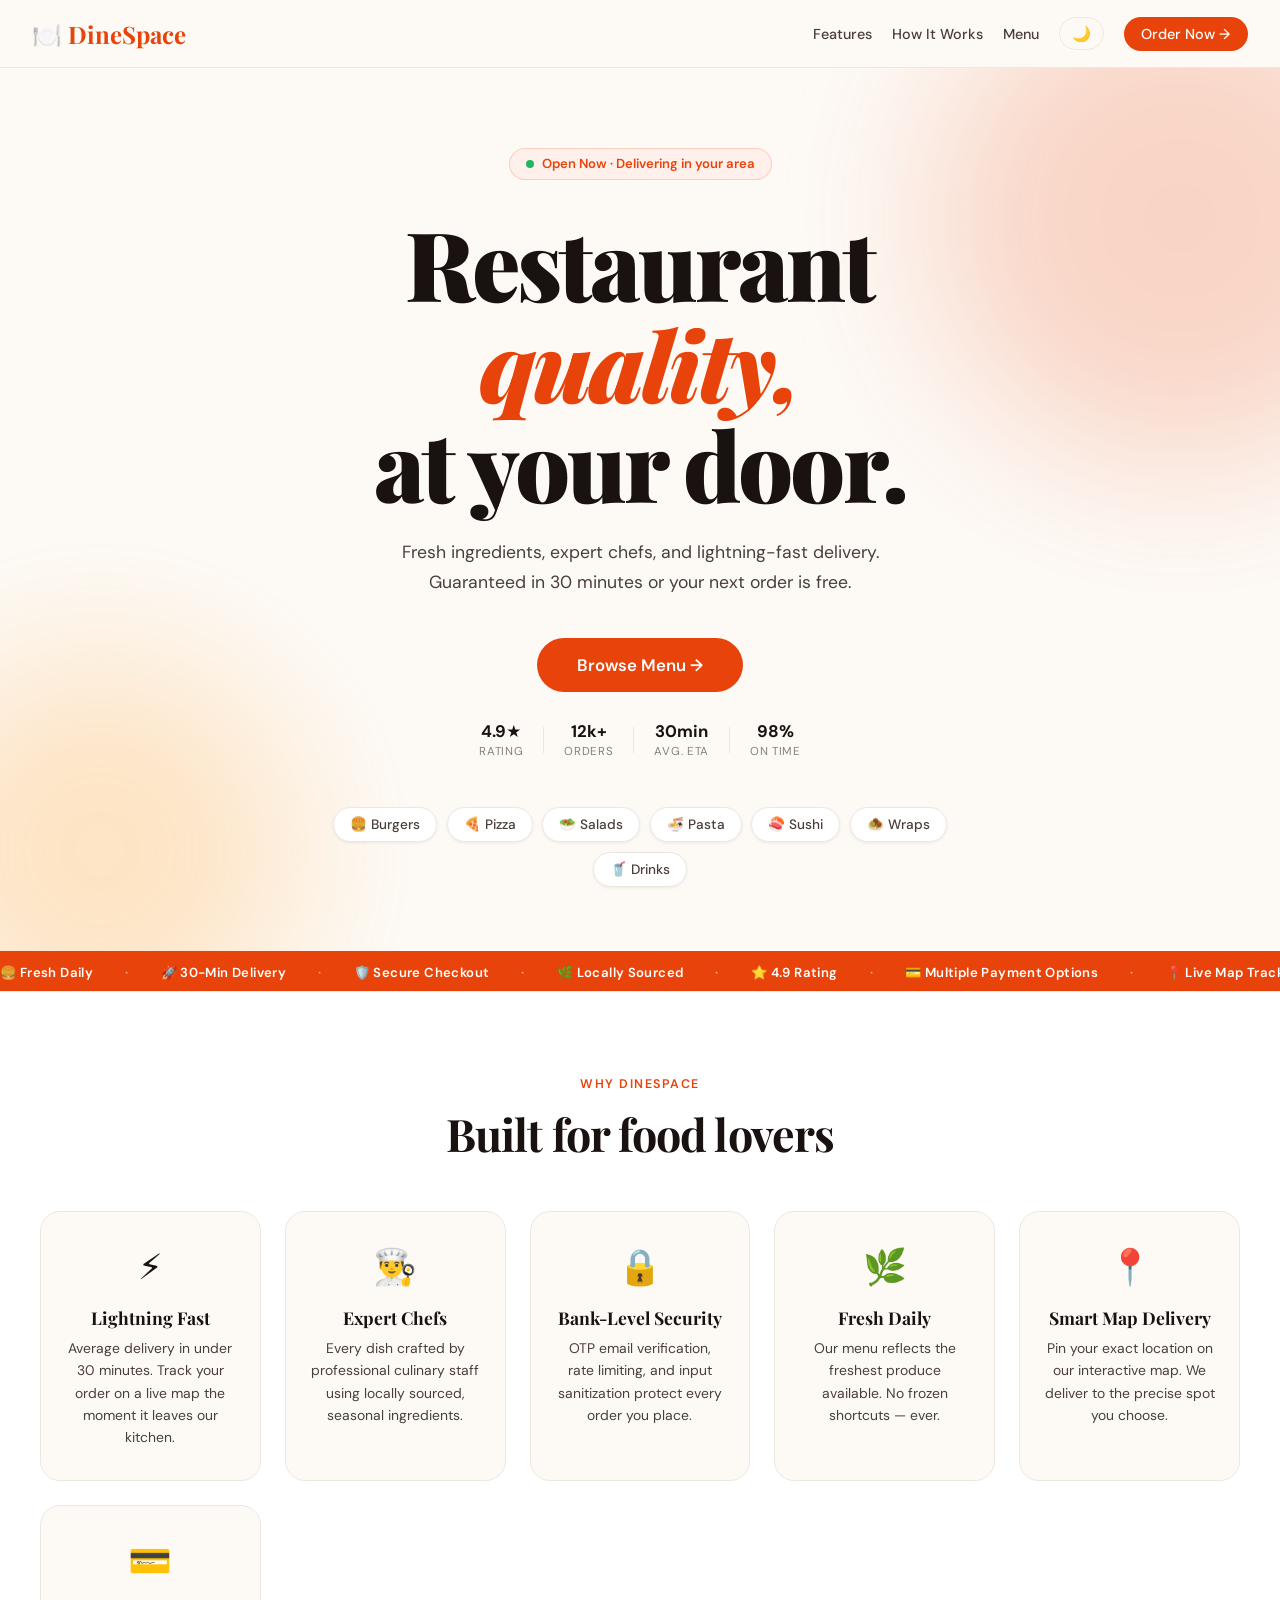
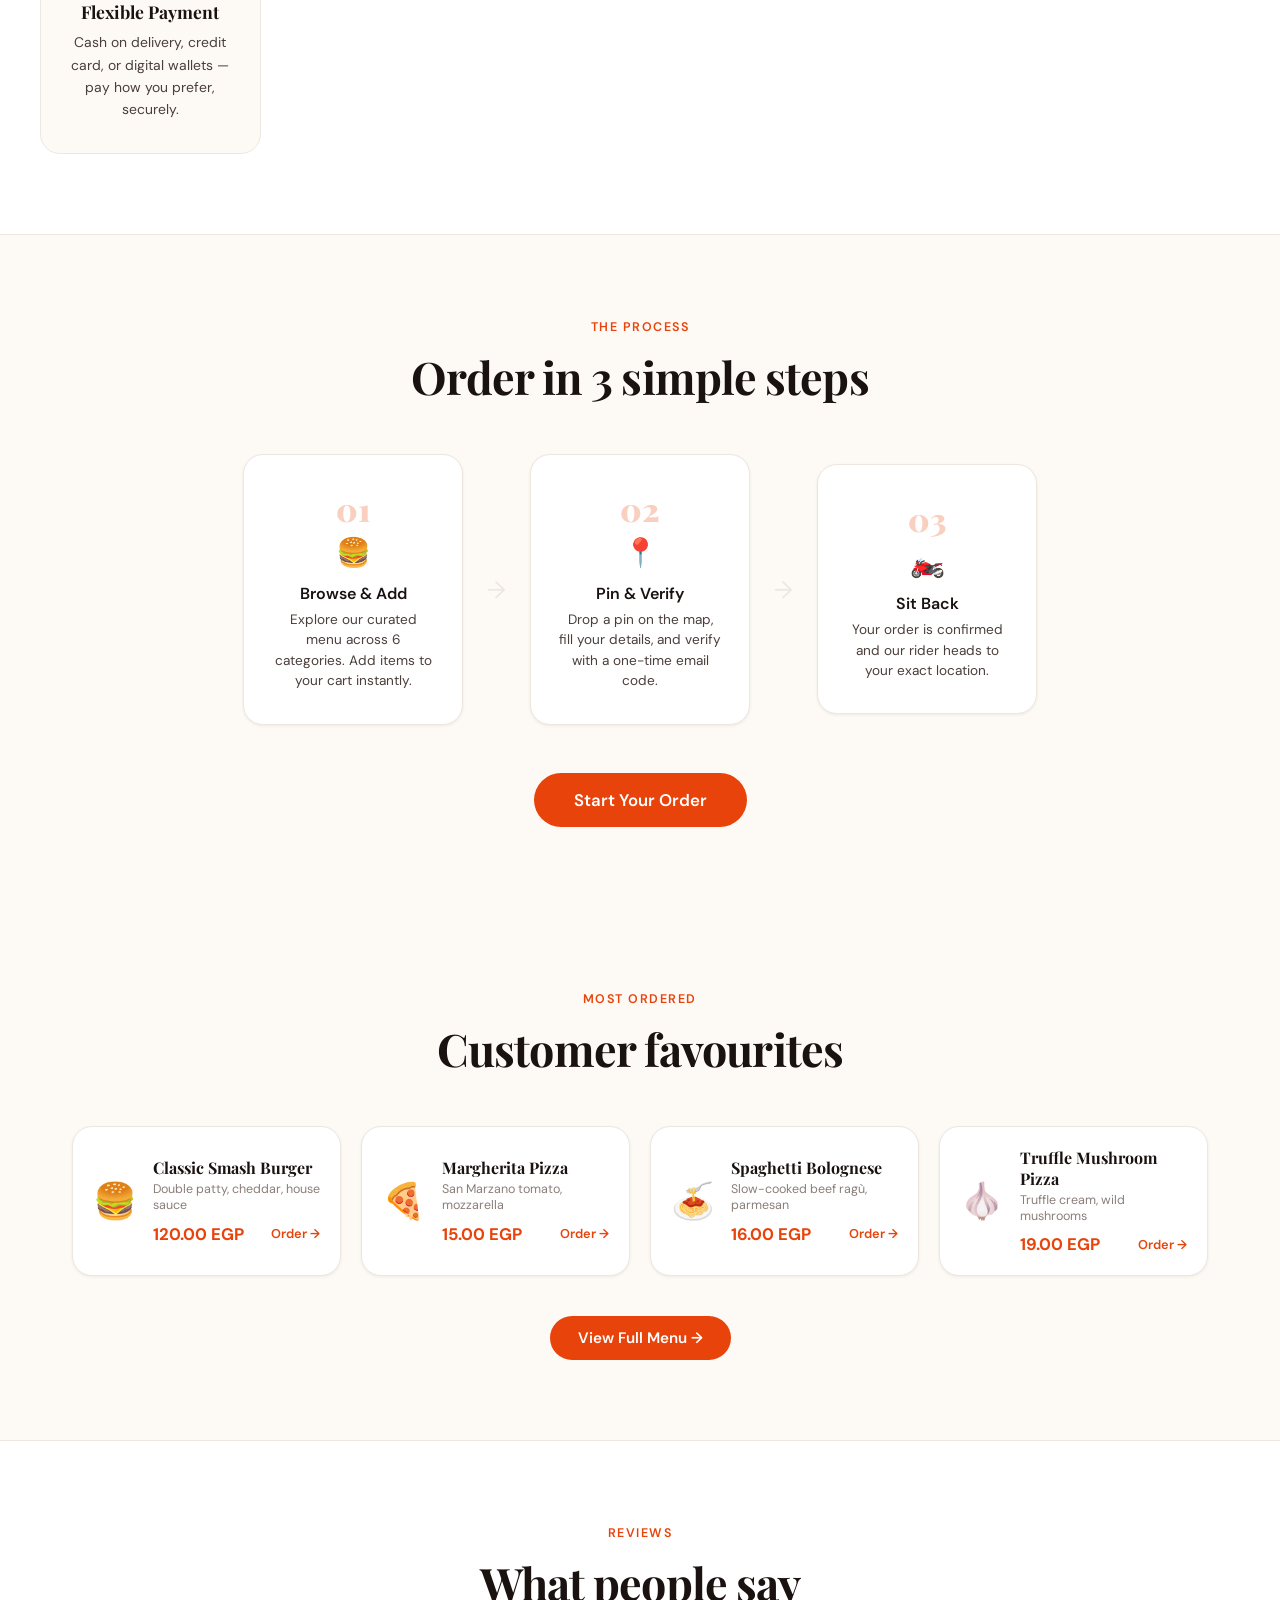
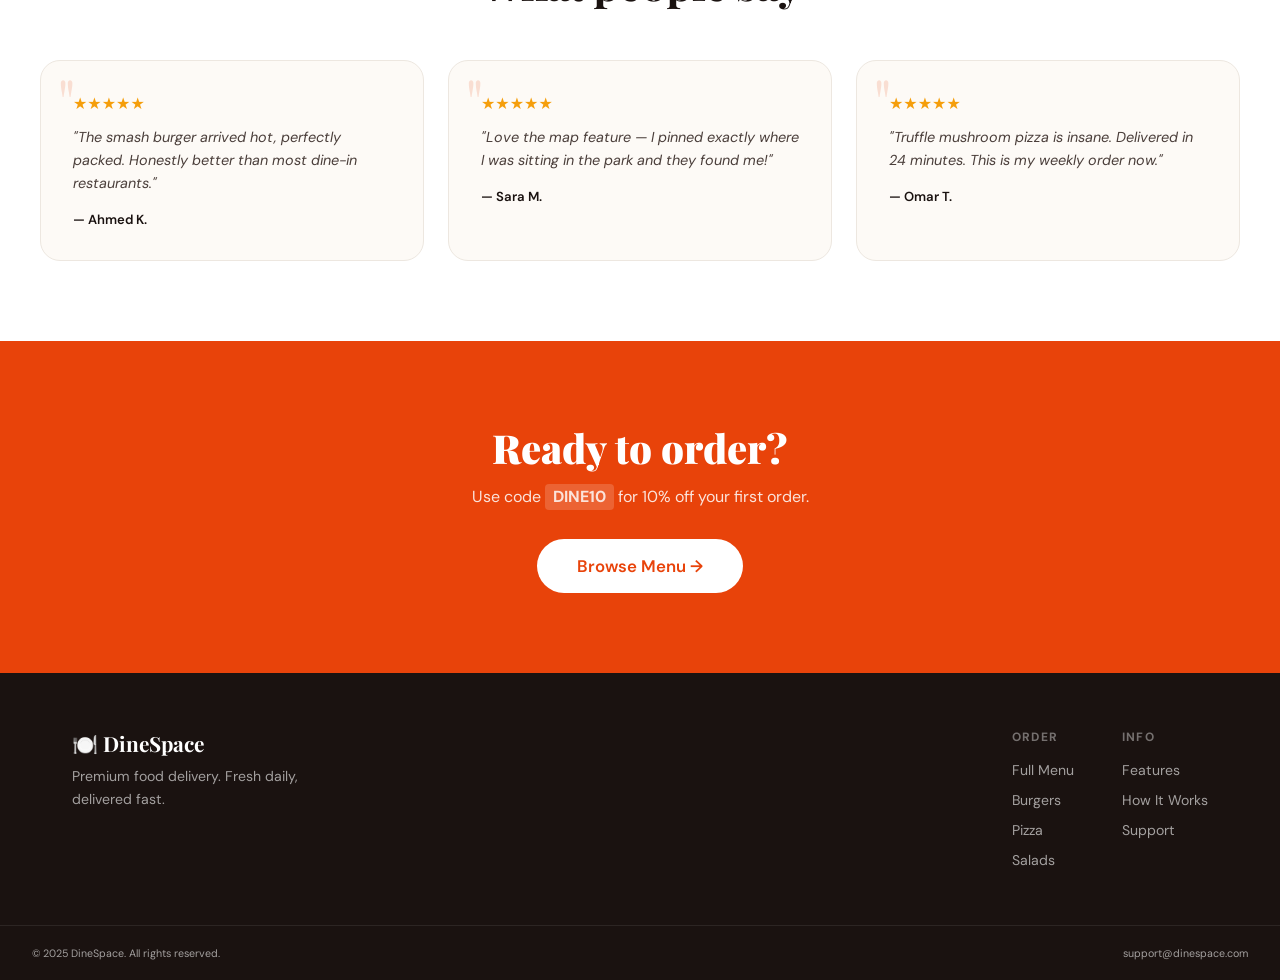
<file: index.html>
<!--
    DineSpace — Copyright (c) 2026 Mohamed Mabrouk. All Rights Reserved.
    Unauthorized use, reproduction, or distribution is strictly prohibited.
    Contact: mo.mabrouk007@gmail.com for licensing inquiries.
-->

<!DOCTYPE html>
<html lang="en" data-theme="light">
<head>
    <meta charset="UTF-8">
    <meta name="viewport" content="width=device-width, initial-scale=1.0">
    <meta name="description" content="DineSpace — Premium food delivery. Fresh ingredients, expert chefs, 30-minute delivery.">
    <title>DineSpace — Premium Food Delivery</title>
    <link rel="stylesheet" href="style.css">
    <link rel="preconnect" href="https://fonts.googleapis.com">
    <link href="https://fonts.googleapis.com/css2?family=Playfair+Display:ital,wght@0,700;0,900;1,700&family=DM+Sans:wght@300;400;500;600&display=swap" rel="stylesheet">
</head>
<body class="home-page">

    <!-- NAV -->
    <nav class="main-nav" id="main-nav">
        <a href="index.html" class="nav-logo">🍽️ DineSpace</a>
        <div class="nav-links">
            <a href="#features">Features</a>
            <a href="#how-it-works">How It Works</a>
            <a href="menu.html">Menu</a>
            <button class="theme-toggle" id="theme-toggle" title="Toggle dark mode" aria-label="Toggle dark mode">🌙</button>
            <a href="menu.html" class="nav-cta">Order Now →</a>
        </div>
        <button class="mobile-menu-btn" id="mobile-menu-btn" aria-label="Open menu">☰</button>
    </nav>

    <!-- MOBILE MENU DRAWER -->
    <div class="mobile-drawer" id="mobile-drawer">
        <button class="drawer-close" id="drawer-close">✕</button>
        <a href="index.html" class="nav-logo" style="display:block;margin-bottom:2rem;">🍽️ DineSpace</a>
        <a href="#features" onclick="closeDrawer()">Features</a>
        <a href="#how-it-works" onclick="closeDrawer()">How It Works</a>
        <a href="menu.html">Browse Menu</a>
        <a href="menu.html" class="btn-primary" style="margin-top:1rem;text-align:center;">Order Now →</a>
    </div>
    <div class="drawer-overlay" id="drawer-overlay" onclick="closeDrawer()"></div>

    <!-- HERO -->
    <section class="hero">
        <div class="hero-inner">
            <div class="hero-badge">
                <span class="badge-dot"></span>
                Open Now · Delivering in your area
            </div>
            <h1 class="hero-title">
                <span class="title-line">Restaurant</span>
                <span class="title-line accent">quality,</span>
                <span class="title-line">at your door.</span>
            </h1>
            <p class="hero-sub">Fresh ingredients, expert chefs, and lightning-fast delivery. Guaranteed in 30 minutes or your next order is free.</p>
            <div class="hero-actions">
                <a href="menu.html" class="btn-primary large">Browse Menu →</a>
                <div class="hero-stat-row">
                    <div class="hero-stat"><span>4.9★</span><small>Rating</small></div>
                    <div class="stat-divider"></div>
                    <div class="hero-stat"><span>12k+</span><small>Orders</small></div>
                    <div class="stat-divider"></div>
                    <div class="hero-stat"><span>30min</span><small>Avg. ETA</small></div>
                    <div class="stat-divider"></div>
                    <div class="hero-stat"><span>98%</span><small>On Time</small></div>
                </div>
            </div>
            <div class="hero-food-strip">
                <div class="food-pill">🍔 Burgers</div>
                <div class="food-pill">🍕 Pizza</div>
                <div class="food-pill">🥗 Salads</div>
                <div class="food-pill">🍜 Pasta</div>
                <div class="food-pill">🍣 Sushi</div>
                <div class="food-pill">🧆 Wraps</div>
                <div class="food-pill">🥤 Drinks</div>
            </div>
        </div>
        <!-- Decorative blobs -->
        <div class="hero-blob blob-1"></div>
        <div class="hero-blob blob-2"></div>
    </section>

    <!-- MARQUEE BANNER -->
    <div class="marquee-banner">
        <div class="marquee-track">
            <span>🍔 Fresh Daily</span><span class="mdot">·</span>
            <span>🚀 30-Min Delivery</span><span class="mdot">·</span>
            <span>🛡️ Secure Checkout</span><span class="mdot">·</span>
            <span>🌿 Locally Sourced</span><span class="mdot">·</span>
            <span>⭐ 4.9 Rating</span><span class="mdot">·</span>
            <span>💳 Multiple Payment Options</span><span class="mdot">·</span>
            <span>📍 Live Map Tracking</span><span class="mdot">·</span>
            <span>🍔 Fresh Daily</span><span class="mdot">·</span>
            <span>🚀 30-Min Delivery</span><span class="mdot">·</span>
            <span>🛡️ Secure Checkout</span><span class="mdot">·</span>
            <span>🌿 Locally Sourced</span><span class="mdot">·</span>
            <span>⭐ 4.9 Rating</span><span class="mdot">·</span>
            <span>💳 Multiple Payment Options</span><span class="mdot">·</span>
            <span>📍 Live Map Tracking</span><span class="mdot">·</span>
        </div>
    </div>

    <!-- FEATURES -->
    <section class="features" id="features">
        <div class="section-header">
            <div class="section-label">Why DineSpace</div>
            <h2 class="section-title">Built for food lovers</h2>
        </div>
        <div class="features-grid">
            <div class="feature-card">
                <div class="feature-icon">⚡</div>
                <h3>Lightning Fast</h3>
                <p>Average delivery in under 30 minutes. Track your order on a live map the moment it leaves our kitchen.</p>
            </div>
            <div class="feature-card">
                <div class="feature-icon">👨‍🍳</div>
                <h3>Expert Chefs</h3>
                <p>Every dish crafted by professional culinary staff using locally sourced, seasonal ingredients.</p>
            </div>
            <div class="feature-card">
                <div class="feature-icon">🔒</div>
                <h3>Bank-Level Security</h3>
                <p>OTP email verification, rate limiting, and input sanitization protect every order you place.</p>
            </div>
            <div class="feature-card">
                <div class="feature-icon">🌿</div>
                <h3>Fresh Daily</h3>
                <p>Our menu reflects the freshest produce available. No frozen shortcuts — ever.</p>
            </div>
            <div class="feature-card">
                <div class="feature-icon">📍</div>
                <h3>Smart Map Delivery</h3>
                <p>Pin your exact location on our interactive map. We deliver to the precise spot you choose.</p>
            </div>
            <div class="feature-card">
                <div class="feature-icon">💳</div>
                <h3>Flexible Payment</h3>
                <p>Cash on delivery, credit card, or digital wallets — pay how you prefer, securely.</p>
            </div>
        </div>
    </section>

    <!-- HOW IT WORKS -->
    <section class="how-it-works" id="how-it-works">
        <div class="section-header">
            <div class="section-label">The Process</div>
            <h2 class="section-title">Order in 3 simple steps</h2>
        </div>
        <div class="steps">
            <div class="step">
                <div class="step-num">01</div>
                <div class="step-icon">🍔</div>
                <h4>Browse & Add</h4>
                <p>Explore our curated menu across 6 categories. Add items to your cart instantly.</p>
            </div>
            <div class="step-arrow">→</div>
            <div class="step">
                <div class="step-num">02</div>
                <div class="step-icon">📍</div>
                <h4>Pin & Verify</h4>
                <p>Drop a pin on the map, fill your details, and verify with a one-time email code.</p>
            </div>
            <div class="step-arrow">→</div>
            <div class="step">
                <div class="step-num">03</div>
                <div class="step-icon">🏍️</div>
                <h4>Sit Back</h4>
                <p>Your order is confirmed and our rider heads to your exact location.</p>
            </div>
        </div>
        <a href="menu.html" class="btn-primary large">Start Your Order</a>
    </section>

    <!-- POPULAR ITEMS PREVIEW -->
    <section class="popular-section">
        <div class="section-header">
            <div class="section-label">Most Ordered</div>
            <h2 class="section-title">Customer favourites</h2>
        </div>
        <div class="popular-grid">
            <div class="popular-card">
                <div class="pop-emoji">🍔</div>
                <div class="pop-info">
                    <h4>Classic Smash Burger</h4>
                    <p>Double patty, cheddar, house sauce</p>
                    <div class="pop-footer">
                        <span class="pop-price">120.00 EGP</span>
                        <a href="menu.html" class="pop-order-btn">Order →</a>
                    </div>
                </div>
            </div>
            <div class="popular-card">
                <div class="pop-emoji">🍕</div>
                <div class="pop-info">
                    <h4>Margherita Pizza</h4>
                    <p>San Marzano tomato, mozzarella</p>
                    <div class="pop-footer">
                        <span class="pop-price">15.00 EGP</span>
                        <a href="menu.html" class="pop-order-btn">Order →</a>
                    </div>
                </div>
            </div>
            <div class="popular-card">
                <div class="pop-emoji">🍝</div>
                <div class="pop-info">
                    <h4>Spaghetti Bolognese</h4>
                    <p>Slow-cooked beef ragù, parmesan</p>
                    <div class="pop-footer">
                        <span class="pop-price">16.00 EGP</span>
                        <a href="menu.html" class="pop-order-btn">Order →</a>
                    </div>
                </div>
            </div>
            <div class="popular-card">
                <div class="pop-emoji">🧄</div>
                <div class="pop-info">
                    <h4>Truffle Mushroom Pizza</h4>
                    <p>Truffle cream, wild mushrooms</p>
                    <div class="pop-footer">
                        <span class="pop-price">19.00 EGP</span>
                        <a href="menu.html" class="pop-order-btn">Order →</a>
                    </div>
                </div>
            </div>
        </div>
        <div style="text-align:center;margin-top:2.5rem;">
            <a href="menu.html" class="btn-primary">View Full Menu →</a>
        </div>
    </section>

    <!-- TESTIMONIALS -->
    <section class="testimonials">
        <div class="section-header">
            <div class="section-label">Reviews</div>
            <h2 class="section-title">What people say</h2>
        </div>
        <div class="testimonial-grid">
            <div class="testimonial-card">
                <div class="stars">★★★★★</div>
                <p>"The smash burger arrived hot, perfectly packed. Honestly better than most dine-in restaurants."</p>
                <div class="reviewer">— Ahmed K.</div>
            </div>
            <div class="testimonial-card">
                <div class="stars">★★★★★</div>
                <p>"Love the map feature — I pinned exactly where I was sitting in the park and they found me!"</p>
                <div class="reviewer">— Sara M.</div>
            </div>
            <div class="testimonial-card">
                <div class="stars">★★★★★</div>
                <p>"Truffle mushroom pizza is insane. Delivered in 24 minutes. This is my weekly order now."</p>
                <div class="reviewer">— Omar T.</div>
            </div>
        </div>
    </section>

    <!-- CTA BANNER -->
    <section class="cta-banner">
        <h2>Ready to order?</h2>
        <p>Use code <strong>DINE10</strong> for 10% off your first order.</p>
        <a href="menu.html" class="btn-primary large">Browse Menu →</a>
    </section>

    <!-- FOOTER -->
    <footer class="site-footer">
        <div class="footer-top">
            <div class="footer-brand">
                <span class="footer-logo">🍽️ DineSpace</span>
                <p>Premium food delivery. Fresh daily, delivered fast.</p>
            </div>
            <div class="footer-links">
                <div class="footer-col">
                    <h5>Order</h5>
                    <a href="menu.html">Full Menu</a>
                    <a href="menu.html">Burgers</a>
                    <a href="menu.html">Pizza</a>
                    <a href="menu.html">Salads</a>
                </div>
                <div class="footer-col">
                    <h5>Info</h5>
                    <a href="#features">Features</a>
                    <a href="#how-it-works">How It Works</a>
                    <a href="mailto:support@dinespace.com">Support</a>
                </div>
            </div>
        </div>
        <div class="footer-bottom">
            <small>© 2025 DineSpace. All rights reserved.</small>
            <small>support@dinespace.com</small>
        </div>
    </footer>

    <script>
        // Dark mode
        var toggle = document.getElementById('theme-toggle');
        var html = document.documentElement;
        var saved = localStorage.getItem('ds_theme') || 'light';
        html.setAttribute('data-theme', saved);
        toggle.textContent = saved === 'dark' ? '☀️' : '🌙';
        toggle.addEventListener('click', function() {
            var next = html.getAttribute('data-theme') === 'dark' ? 'light' : 'dark';
            html.setAttribute('data-theme', next);
            localStorage.setItem('ds_theme', next);
            toggle.textContent = next === 'dark' ? '☀️' : '🌙';
        });

        // Sticky nav shadow
        window.addEventListener('scroll', function() {
            document.getElementById('main-nav').classList.toggle('scrolled', window.scrollY > 20);
        });

        // Mobile drawer
        document.getElementById('mobile-menu-btn').addEventListener('click', function() {
            document.getElementById('mobile-drawer').classList.add('open');
            document.getElementById('drawer-overlay').classList.add('open');
        });
        function closeDrawer() {
            document.getElementById('mobile-drawer').classList.remove('open');
            document.getElementById('drawer-overlay').classList.remove('open');
        }
        document.getElementById('drawer-close').addEventListener('click', closeDrawer);
    </script>
</body>
</html>
</file>
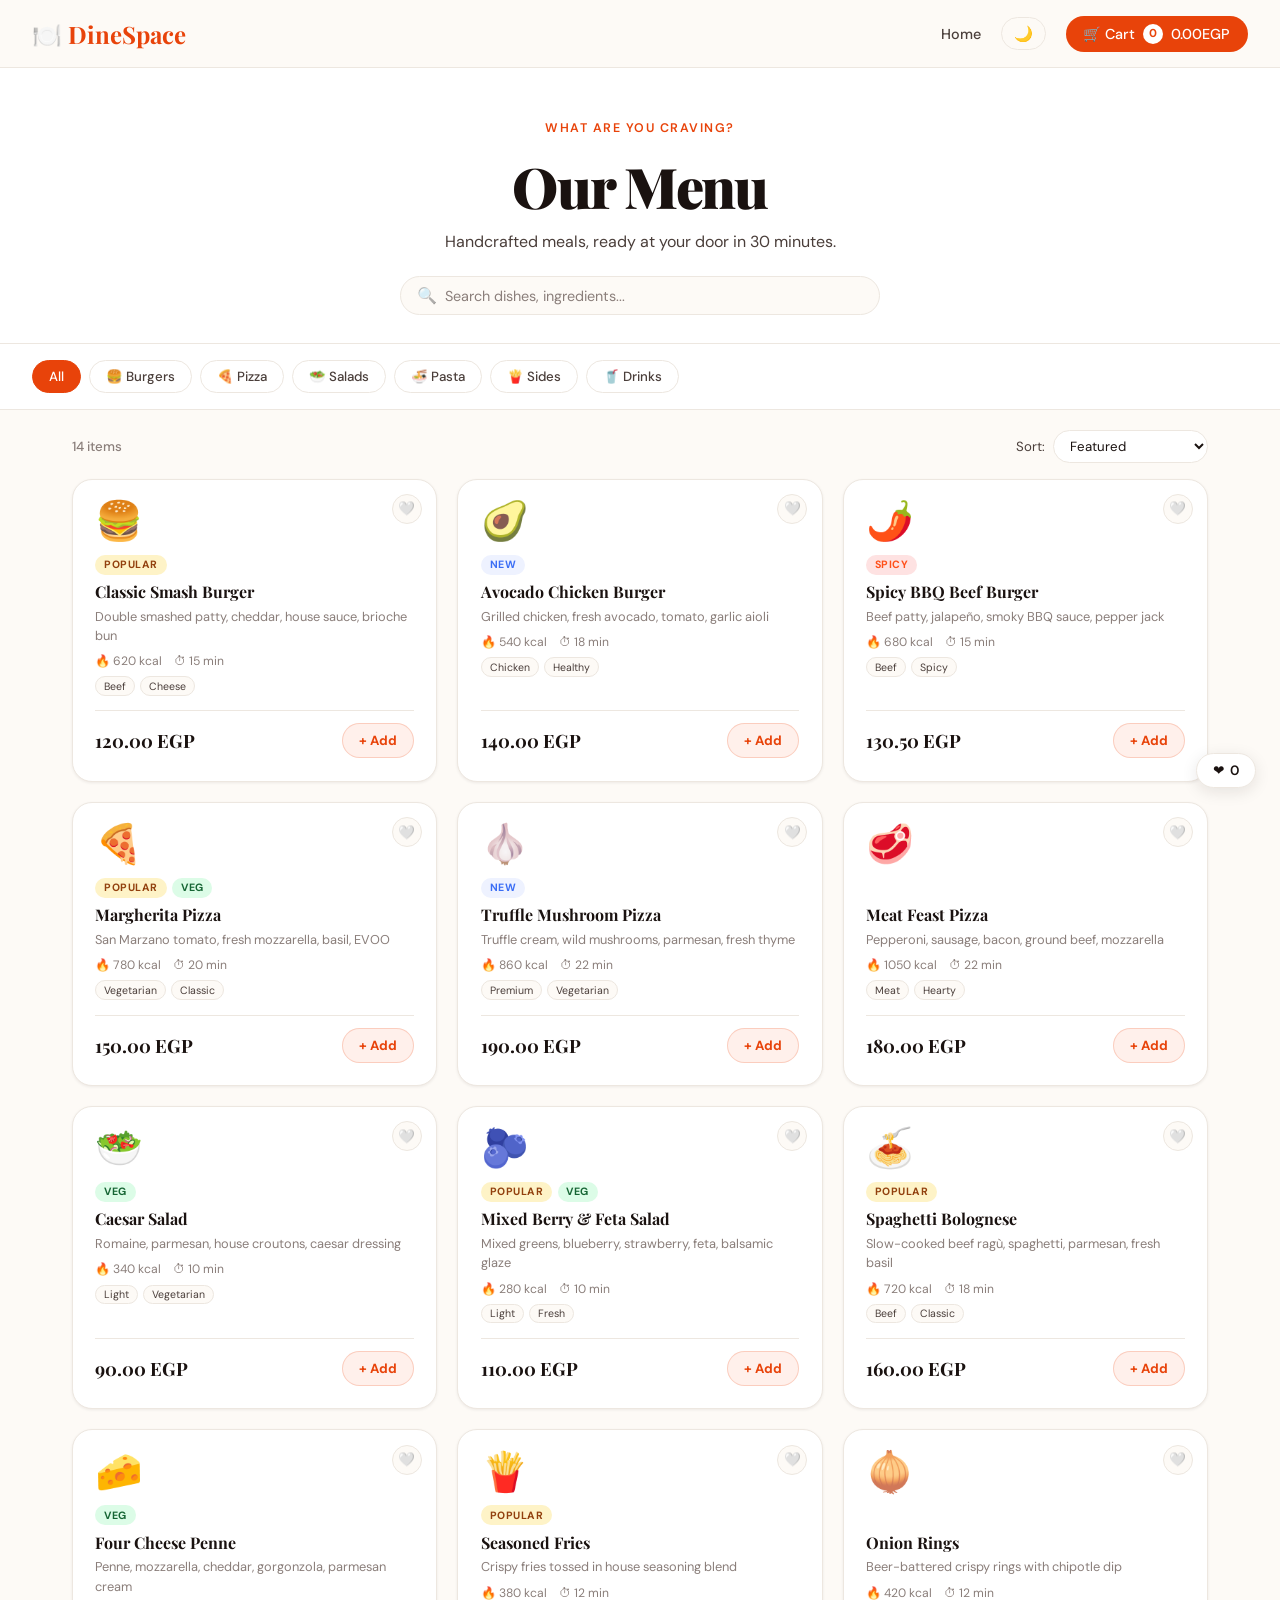
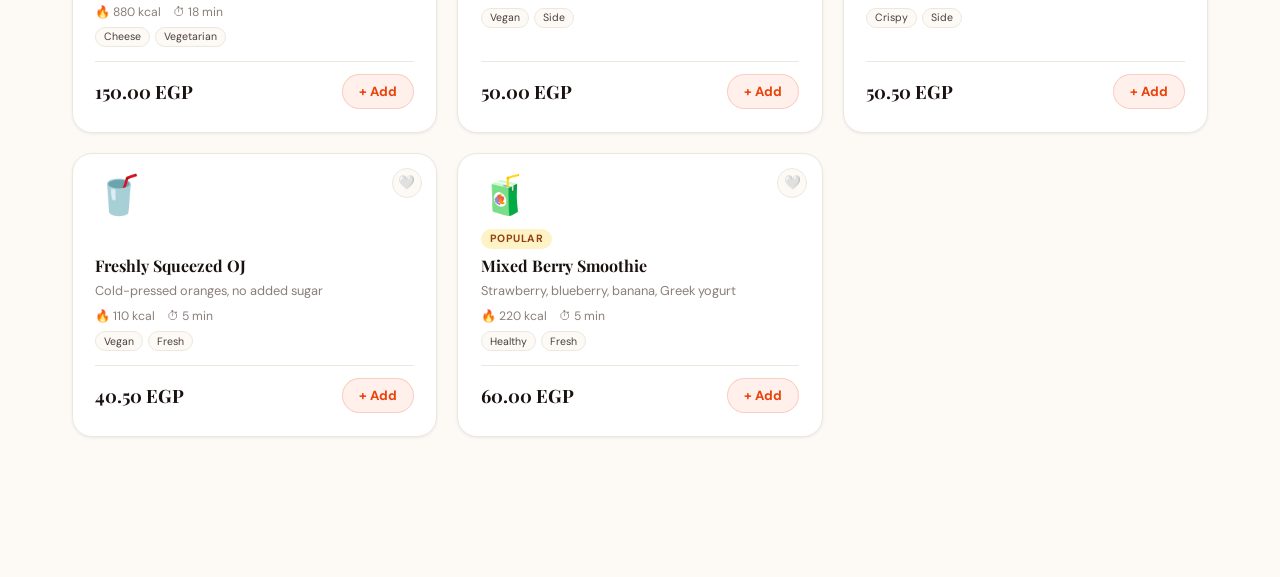
<file: menu.html>
<!DOCTYPE html>
<html lang="en" data-theme="light">
<head>
    <meta charset="UTF-8">
    <meta name="viewport" content="width=device-width, initial-scale=1.0">
    <title>DineSpace — Menu</title>
    <link rel="stylesheet" href="style.css">
    <link rel="preconnect" href="https://fonts.googleapis.com">
    <link href="https://fonts.googleapis.com/css2?family=Playfair+Display:ital,wght@0,700;0,900;1,700&family=DM+Sans:wght@300;400;500;600&display=swap" rel="stylesheet">
</head>
<body class="menu-page">

    <nav class="main-nav" id="main-nav">
        <a href="index.html" class="nav-logo">🍽️ DineSpace</a>
        <div class="nav-links">
            <a href="index.html">Home</a>
            <button class="theme-toggle" id="theme-toggle" title="Toggle dark mode">🌙</button>
            <a href="checkout.html" class="nav-cart-btn" id="nav-cart-btn">
                🛒 Cart <span class="cart-badge" id="cart-count">0</span>
                <span class="cart-total-nav"><span id="cart-total-nav">0.00</span>EGP</span>
            </a>
        </div>
    </nav>

    <div class="menu-hero">
        <div class="section-label">What are you craving?</div>
        <h1 class="menu-hero-title">Our Menu</h1>
        <p>Handcrafted meals, ready at your door in 30 minutes.</p>

        <!-- SEARCH BAR -->
        <div class="menu-search-bar">
            <span class="search-icon">🔍</span>
            <input type="text" id="menu-search" placeholder="Search dishes, ingredients..." autocomplete="off">
            <button class="search-clear" id="search-clear" style="display:none;">✕</button>
        </div>
    </div>

    <!-- CATEGORY TABS -->
    <div class="category-tabs" id="category-tabs">
        <button class="tab active" data-cat="all">All</button>
        <button class="tab" data-cat="burgers">🍔 Burgers</button>
        <button class="tab" data-cat="pizza">🍕 Pizza</button>
        <button class="tab" data-cat="salads">🥗 Salads</button>
        <button class="tab" data-cat="pasta">🍜 Pasta</button>
        <button class="tab" data-cat="sides">🍟 Sides</button>
        <button class="tab" data-cat="drinks">🥤 Drinks</button>
    </div>

    <main id="menu-page">
        <!-- SORT BAR -->
        <div class="sort-bar">
            <span class="results-count" id="results-count">14 items</span>
            <div class="sort-right">
                <label for="sort-select">Sort:</label>
                <select id="sort-select">
                    <option value="default">Featured</option>
                    <option value="price-asc">Price: Low → High</option>
                    <option value="price-desc">Price: High → Low</option>
                    <option value="name">Name A–Z</option>
                </select>
            </div>
        </div>

        <div class="menu-grid" id="menu-grid">

            <!-- BURGERS -->
            <div class="menu-item" data-cat="burgers" data-price="120" data-name="Classic Smash Burger" data-order="1">
                <button class="wishlist-btn" data-item="Classic Smash Burger" title="Save for later">🤍</button>
                <div class="item-emoji">🍔</div>
                <div class="item-info">
                    <div class="item-badges"><span class="badge badge-popular">Popular</span></div>
                    <h3>Classic Smash Burger</h3>
                    <p class="item-desc">Double smashed patty, cheddar, house sauce, brioche bun</p>
                    <div class="item-meta">
                        <span class="item-cal">🔥 620 kcal</span>
                        <span class="item-time">⏱ 15 min</span>
                    </div>
                    <div class="item-tags"><span class="tag">Beef</span><span class="tag">Cheese</span></div>
                </div>
                <div class="item-footer">
                    <span class="item-price">120.00 EGP</span>
                    <button class="add-btn" onclick="addToCart('Classic Smash Burger',120.00,'🍔')">+ Add</button>
                </div>
            </div>

            <div class="menu-item" data-cat="burgers" data-price="140" data-name="Avocado Chicken Burger" data-order="2">
                <button class="wishlist-btn" data-item="Avocado Chicken Burger" title="Save for later">🤍</button>
                <div class="item-emoji">🥑</div>
                <div class="item-info">
                    <div class="item-badges"><span class="badge badge-new">New</span></div>
                    <h3>Avocado Chicken Burger</h3>
                    <p class="item-desc">Grilled chicken, fresh avocado, tomato, garlic aioli</p>
                    <div class="item-meta"><span class="item-cal">🔥 540 kcal</span><span class="item-time">⏱ 18 min</span></div>
                    <div class="item-tags"><span class="tag">Chicken</span><span class="tag">Healthy</span></div>
                </div>
                <div class="item-footer">
                    <span class="item-price">140.00 EGP</span>
                    <button class="add-btn" onclick="addToCart('Avocado Chicken Burger',140.00,'🥑')">+ Add</button>
                </div>
            </div>

            <div class="menu-item" data-cat="burgers" data-price="135" data-name="Spicy BBQ Beef Burger" data-order="3">
                <button class="wishlist-btn" data-item="Spicy BBQ Beef Burger" title="Save for later">🤍</button>
                <div class="item-emoji">🌶️</div>
                <div class="item-info">
                    <div class="item-badges"><span class="badge badge-spicy">Spicy</span></div>
                    <h3>Spicy BBQ Beef Burger</h3>
                    <p class="item-desc">Beef patty, jalapeño, smoky BBQ sauce, pepper jack</p>
                    <div class="item-meta"><span class="item-cal">🔥 680 kcal</span><span class="item-time">⏱ 15 min</span></div>
                    <div class="item-tags"><span class="tag">Beef</span><span class="tag">Spicy</span></div>
                </div>
                <div class="item-footer">
                    <span class="item-price">130.50 EGP</span>
                    <button class="add-btn" onclick="addToCart('Spicy BBQ Beef Burger',130.50,'🌶️')">+ Add</button>
                </div>
            </div>

            <!-- PIZZA -->
            <div class="menu-item" data-cat="pizza" data-price="150" data-name="Margherita Pizza" data-order="4">
                <button class="wishlist-btn" data-item="Margherita Pizza" title="Save for later">🤍</button>
                <div class="item-emoji">🍕</div>
                <div class="item-info">
                    <div class="item-badges"><span class="badge badge-popular">Popular</span><span class="badge badge-veg">Veg</span></div>
                    <h3>Margherita Pizza</h3>
                    <p class="item-desc">San Marzano tomato, fresh mozzarella, basil, EVOO</p>
                    <div class="item-meta"><span class="item-cal">🔥 780 kcal</span><span class="item-time">⏱ 20 min</span></div>
                    <div class="item-tags"><span class="tag">Vegetarian</span><span class="tag">Classic</span></div>
                </div>
                <div class="item-footer">
                    <span class="item-price">150.00 EGP</span>
                    <button class="add-btn" onclick="addToCart('Margherita Pizza',150.00,'🍕')">+ Add</button>
                </div>
            </div>

            <div class="menu-item" data-cat="pizza" data-price="190" data-name="Truffle Mushroom Pizza" data-order="5">
                <button class="wishlist-btn" data-item="Truffle Mushroom Pizza" title="Save for later">🤍</button>
                <div class="item-emoji">🧄</div>
                <div class="item-info">
                    <div class="item-badges"><span class="badge badge-new">New</span></div>
                    <h3>Truffle Mushroom Pizza</h3>
                    <p class="item-desc">Truffle cream, wild mushrooms, parmesan, fresh thyme</p>
                    <div class="item-meta"><span class="item-cal">🔥 860 kcal</span><span class="item-time">⏱ 22 min</span></div>
                    <div class="item-tags"><span class="tag">Premium</span><span class="tag">Vegetarian</span></div>
                </div>
                <div class="item-footer">
                    <span class="item-price">190.00 EGP</span>
                    <button class="add-btn" onclick="addToCart('Truffle Mushroom Pizza',190.00,'🧄')">+ Add</button>
                </div>
            </div>

            <div class="menu-item" data-cat="pizza" data-price="180" data-name="Meat Feast Pizza" data-order="6">
                <button class="wishlist-btn" data-item="Meat Feast Pizza" title="Save for later">🤍</button>
                <div class="item-emoji">🥩</div>
                <div class="item-info">
                    <div class="item-badges"></div>
                    <h3>Meat Feast Pizza</h3>
                    <p class="item-desc">Pepperoni, sausage, bacon, ground beef, mozzarella</p>
                    <div class="item-meta"><span class="item-cal">🔥 1050 kcal</span><span class="item-time">⏱ 22 min</span></div>
                    <div class="item-tags"><span class="tag">Meat</span><span class="tag">Hearty</span></div>
                </div>
                <div class="item-footer">
                    <span class="item-price">180.00 EGP</span>
                    <button class="add-btn" onclick="addToCart('Meat Feast Pizza',180.00,'🥩')">+ Add</button>
                </div>
            </div>

            <!-- SALADS -->
            <div class="menu-item" data-cat="salads" data-price="90" data-name="Caesar Salad" data-order="7">
                <button class="wishlist-btn" data-item="Caesar Salad" title="Save for later">🤍</button>
                <div class="item-emoji">🥗</div>
                <div class="item-info">
                    <div class="item-badges"><span class="badge badge-veg">Veg</span></div>
                    <h3>Caesar Salad</h3>
                    <p class="item-desc">Romaine, parmesan, house croutons, caesar dressing</p>
                    <div class="item-meta"><span class="item-cal">🔥 340 kcal</span><span class="item-time">⏱ 10 min</span></div>
                    <div class="item-tags"><span class="tag">Light</span><span class="tag">Vegetarian</span></div>
                </div>
                <div class="item-footer">
                    <span class="item-price">90.00 EGP</span>
                    <button class="add-btn" onclick="addToCart('Caesar Salad',90.00,'🥗')">+ Add</button>
                </div>
            </div>

            <div class="menu-item" data-cat="salads" data-price="110" data-name="Mixed Berry and Feta Salad" data-order="8">
                <button class="wishlist-btn" data-item="Mixed Berry and Feta Salad" title="Save for later">🤍</button>
                <div class="item-emoji">🫐</div>
                <div class="item-info">
                    <div class="item-badges"><span class="badge badge-popular">Popular</span><span class="badge badge-veg">Veg</span></div>
                    <h3>Mixed Berry &amp; Feta Salad</h3>
                    <p class="item-desc">Mixed greens, blueberry, strawberry, feta, balsamic glaze</p>
                    <div class="item-meta"><span class="item-cal">🔥 280 kcal</span><span class="item-time">⏱ 10 min</span></div>
                    <div class="item-tags"><span class="tag">Light</span><span class="tag">Fresh</span></div>
                </div>
                <div class="item-footer">
                    <span class="item-price">110.00 EGP</span>
                    <button class="add-btn" onclick="addToCart('Mixed Berry and Feta Salad',110.00,'🫐')">+ Add</button>
                </div>
            </div>

            <!-- PASTA -->
            <div class="menu-item" data-cat="pasta" data-price="160" data-name="Spaghetti Bolognese" data-order="9">
                <button class="wishlist-btn" data-item="Spaghetti Bolognese" title="Save for later">🤍</button>
                <div class="item-emoji">🍝</div>
                <div class="item-info">
                    <div class="item-badges"><span class="badge badge-popular">Popular</span></div>
                    <h3>Spaghetti Bolognese</h3>
                    <p class="item-desc">Slow-cooked beef ragù, spaghetti, parmesan, fresh basil</p>
                    <div class="item-meta"><span class="item-cal">🔥 720 kcal</span><span class="item-time">⏱ 18 min</span></div>
                    <div class="item-tags"><span class="tag">Beef</span><span class="tag">Classic</span></div>
                </div>
                <div class="item-footer">
                    <span class="item-price">160.00 EGP</span>
                    <button class="add-btn" onclick="addToCart('Spaghetti Bolognese',160.00,'🍝')">+ Add</button>
                </div>
            </div>

            <div class="menu-item" data-cat="pasta" data-price="150" data-name="Four Cheese Penne" data-order="10">
                <button class="wishlist-btn" data-item="Four Cheese Penne" title="Save for later">🤍</button>
                <div class="item-emoji">🧀</div>
                <div class="item-info">
                    <div class="item-badges"><span class="badge badge-veg">Veg</span></div>
                    <h3>Four Cheese Penne</h3>
                    <p class="item-desc">Penne, mozzarella, cheddar, gorgonzola, parmesan cream</p>
                    <div class="item-meta"><span class="item-cal">🔥 880 kcal</span><span class="item-time">⏱ 18 min</span></div>
                    <div class="item-tags"><span class="tag">Cheese</span><span class="tag">Vegetarian</span></div>
                </div>
                <div class="item-footer">
                    <span class="item-price">150.00 EGP</span>
                    <button class="add-btn" onclick="addToCart('Four Cheese Penne',150.00,'🧀')">+ Add</button>
                </div>
            </div>

            <!-- SIDES -->
            <div class="menu-item" data-cat="sides" data-price="50" data-name="Seasoned Fries" data-order="11">
                <button class="wishlist-btn" data-item="Seasoned Fries" title="Save for later">🤍</button>
                <div class="item-emoji">🍟</div>
                <div class="item-info">
                    <div class="item-badges"><span class="badge badge-popular">Popular</span></div>
                    <h3>Seasoned Fries</h3>
                    <p class="item-desc">Crispy fries tossed in house seasoning blend</p>
                    <div class="item-meta"><span class="item-cal">🔥 380 kcal</span><span class="item-time">⏱ 12 min</span></div>
                    <div class="item-tags"><span class="tag">Vegan</span><span class="tag">Side</span></div>
                </div>
                <div class="item-footer">
                    <span class="item-price">50.00 EGP</span>
                    <button class="add-btn" onclick="addToCart('Seasoned Fries',50.00,'🍟')">+ Add</button>
                </div>
            </div>

            <div class="menu-item" data-cat="sides" data-price="50.5" data-name="Onion Rings" data-order="12">
                <button class="wishlist-btn" data-item="Onion Rings" title="Save for later">🤍</button>
                <div class="item-emoji">🧅</div>
                <div class="item-info">
                    <div class="item-badges"></div>
                    <h3>Onion Rings</h3>
                    <p class="item-desc">Beer-battered crispy rings with chipotle dip</p>
                    <div class="item-meta"><span class="item-cal">🔥 420 kcal</span><span class="item-time">⏱ 12 min</span></div>
                    <div class="item-tags"><span class="tag">Crispy</span><span class="tag">Side</span></div>
                </div>
                <div class="item-footer">
                    <span class="item-price">50.50 EGP</span>
                    <button class="add-btn" onclick="addToCart('Onion Rings',50.50,'🧅')">+ Add</button>
                </div>
            </div>

            <!-- DRINKS -->
            <div class="menu-item" data-cat="drinks" data-price="45" data-name="Freshly Squeezed OJ" data-order="13">
                <button class="wishlist-btn" data-item="Freshly Squeezed OJ" title="Save for later">🤍</button>
                <div class="item-emoji">🥤</div>
                <div class="item-info">
                    <div class="item-badges"></div>
                    <h3>Freshly Squeezed OJ</h3>
                    <p class="item-desc">Cold-pressed oranges, no added sugar</p>
                    <div class="item-meta"><span class="item-cal">🔥 110 kcal</span><span class="item-time">⏱ 5 min</span></div>
                    <div class="item-tags"><span class="tag">Vegan</span><span class="tag">Fresh</span></div>
                </div>
                <div class="item-footer">
                    <span class="item-price">40.50 EGP</span>
                    <button class="add-btn" onclick="addToCart('Freshly Squeezed OJ',40.50,'🥤')">+ Add</button>
                </div>
            </div>

            <div class="menu-item" data-cat="drinks" data-price="60" data-name="Mixed Berry Smoothie" data-order="14">
                <button class="wishlist-btn" data-item="Mixed Berry Smoothie" title="Save for later">🤍</button>
                <div class="item-emoji">🧃</div>
                <div class="item-info">
                    <div class="item-badges"><span class="badge badge-popular">Popular</span></div>
                    <h3>Mixed Berry Smoothie</h3>
                    <p class="item-desc">Strawberry, blueberry, banana, Greek yogurt</p>
                    <div class="item-meta"><span class="item-cal">🔥 220 kcal</span><span class="item-time">⏱ 5 min</span></div>
                    <div class="item-tags"><span class="tag">Healthy</span><span class="tag">Fresh</span></div>
                </div>
                <div class="item-footer">
                    <span class="item-price">60.00 EGP</span>
                    <button class="add-btn" onclick="addToCart('Mixed Berry Smoothie',60.00,'🧃')">+ Add</button>
                </div>
            </div>

        </div>

        <!-- NO RESULTS -->
        <div class="no-results" id="no-results" style="display:none;">
            <div style="font-size:3rem;">🔍</div>
            <h3>No dishes found</h3>
            <p>Try a different search term or browse all categories.</p>
            <button class="btn-primary" onclick="clearSearch()">Clear Search</button>
        </div>
    </main>

    <!-- FLOATING CART BAR -->
    <div class="floating-cart" id="floating-cart" style="display:none;">
        <div class="floating-cart-info">
            <span id="fc-count">0 items</span>
            <span id="fc-names" class="fc-names"></span>
        </div>
        <a href="checkout.html" class="btn-primary">Checkout — EGP<span id="fc-total">0.00</span> →</a>
    </div>

    <!-- TOAST -->
    <div class="toast" id="toast"></div>

    <!-- WISHLIST PANEL -->
    <div class="wishlist-panel" id="wishlist-panel">
        <div class="wishlist-header">
            <h3>❤️ Saved Items</h3>
            <button onclick="toggleWishlist()">✕</button>
        </div>
        <ul id="wishlist-list" class="wishlist-list"></ul>
        <p class="wishlist-empty" id="wishlist-empty">No saved items yet. Click 🤍 on any dish!</p>
    </div>
    <div class="drawer-overlay" id="wishlist-overlay" onclick="toggleWishlist()"></div>

    <!-- WISHLIST TRIGGER -->
    <button class="wishlist-fab" id="wishlist-fab" onclick="toggleWishlist()" title="Saved items">
        ❤️ <span id="wishlist-count">0</span>
    </button>

    <script src="app.js"></script>
    <script>
        // Dark mode
        var toggle = document.getElementById('theme-toggle');
        var html = document.documentElement;
        var saved = localStorage.getItem('ds_theme') || 'light';
        html.setAttribute('data-theme', saved);
        toggle.textContent = saved === 'dark' ? '☀️' : '🌙';
        toggle.addEventListener('click', function() {
            var next = html.getAttribute('data-theme') === 'dark' ? 'light' : 'dark';
            html.setAttribute('data-theme', next);
            localStorage.setItem('ds_theme', next);
            toggle.textContent = next === 'dark' ? '☀️' : '🌙';
        });

        // Category filter
        document.querySelectorAll('.tab').forEach(function(tab) {
            tab.addEventListener('click', function() {
                document.querySelectorAll('.tab').forEach(function(t) { t.classList.remove('active'); });
                tab.classList.add('active');
                var cat = tab.dataset.cat;
                filterAndSort(cat, document.getElementById('sort-select').value, document.getElementById('menu-search').value);
            });
        });

        // Sort
        document.getElementById('sort-select').addEventListener('change', function() {
            var cat = (document.querySelector('.tab.active') || {}).dataset.cat || 'all';
            filterAndSort(cat, this.value, document.getElementById('menu-search').value);
        });

        // Search
        var searchInput = document.getElementById('menu-search');
        var searchClear = document.getElementById('search-clear');
        searchInput.addEventListener('input', function() {
            searchClear.style.display = this.value ? 'block' : 'none';
            var cat = (document.querySelector('.tab.active') || {}).dataset.cat || 'all';
            filterAndSort(cat, document.getElementById('sort-select').value, this.value);
        });
        function clearSearch() {
            searchInput.value = '';
            searchClear.style.display = 'none';
            var cat = (document.querySelector('.tab.active') || {}).dataset.cat || 'all';
            filterAndSort(cat, document.getElementById('sort-select').value, '');
        }
        document.getElementById('search-clear').addEventListener('click', clearSearch);

        function filterAndSort(cat, sortVal, query) {
            var items = Array.from(document.querySelectorAll('.menu-item'));
            var q = (query || '').toLowerCase().trim();
            var visible = [];

            items.forEach(function(item) {
                var catMatch = (cat === 'all' || item.dataset.cat === cat);
                var name = (item.dataset.name || '').toLowerCase();
                var desc = (item.querySelector('.item-desc') || {}).textContent || '';
                var tags = (item.querySelector('.item-tags') || {}).textContent || '';
                var textMatch = !q || name.includes(q) || desc.toLowerCase().includes(q) || tags.toLowerCase().includes(q);
                item.style.display = (catMatch && textMatch) ? 'flex' : 'none';
                if (catMatch && textMatch) visible.push(item);
            });

            // Sort
            var grid = document.getElementById('menu-grid');
            visible.sort(function(a, b) {
                if (sortVal === 'price-asc')  return parseFloat(a.dataset.price) - parseFloat(b.dataset.price);
                if (sortVal === 'price-desc') return parseFloat(b.dataset.price) - parseFloat(a.dataset.price);
                if (sortVal === 'name')       return (a.dataset.name||'').localeCompare(b.dataset.name||'');
                return parseInt(a.dataset.order) - parseInt(b.dataset.order);
            });
            visible.forEach(function(item) { grid.appendChild(item); });

            document.getElementById('results-count').textContent = visible.length + ' item' + (visible.length !== 1 ? 's' : '');
            document.getElementById('no-results').style.display = visible.length === 0 ? 'block' : 'none';
        }

        // Wishlist
        var wishlist = JSON.parse(localStorage.getItem('ds_wishlist') || '[]');
        function renderWishlist() {
            var list = document.getElementById('wishlist-list');
            var empty = document.getElementById('wishlist-empty');
            var fab = document.getElementById('wishlist-count');
            list.innerHTML = '';
            fab.textContent = wishlist.length;
            if (wishlist.length === 0) { empty.style.display = 'block'; return; }
            empty.style.display = 'none';
            wishlist.forEach(function(name) {
                var li = document.createElement('li');
                li.className = 'wishlist-item';
                li.innerHTML = '<span>' + name + '</span><button onclick="removeWishlist(\'' + name.replace(/'/g, "\\'") + '\')">✕</button>';
                list.appendChild(li);
            });
        }
        function removeWishlist(name) {
            wishlist = wishlist.filter(function(w) { return w !== name; });
            localStorage.setItem('ds_wishlist', JSON.stringify(wishlist));
            renderWishlist();
            // Reset heart
            document.querySelectorAll('.wishlist-btn').forEach(function(b) {
                if (b.dataset.item === name) b.textContent = '🤍';
            });
        }
        function toggleWishlist() {
            document.getElementById('wishlist-panel').classList.toggle('open');
            document.getElementById('wishlist-overlay').classList.toggle('open');
        }

        document.querySelectorAll('.wishlist-btn').forEach(function(btn) {
            var name = btn.dataset.item;
            if (wishlist.includes(name)) btn.textContent = '❤️';
            btn.addEventListener('click', function() {
                if (wishlist.includes(name)) {
                    wishlist = wishlist.filter(function(w) { return w !== name; });
                    btn.textContent = '🤍';
                    showToast('Removed from saved items.');
                } else {
                    wishlist.push(name);
                    btn.textContent = '❤️';
                    showToast('❤️ ' + name + ' saved!');
                }
                localStorage.setItem('ds_wishlist', JSON.stringify(wishlist));
                renderWishlist();
            });
        });
        renderWishlist();

        window.addEventListener('scroll', function() {
            document.getElementById('main-nav').classList.toggle('scrolled', window.scrollY > 20);
        });
    </script>
</body>
</html>
</file>
<file: style.css>
/* ── LIGHT TOKENS ────────────────────────────────────────── */
:root {
    --brand:        #E8430A;
    --brand-dark:   #C23508;
    --brand-light:  #FFF0EB;
    --cream:        #FDFAF6;
    --white:        #FFFFFF;
    --ink:          #1A1210;
    --ink-mid:      #4A3E3A;
    --ink-light:    #8A7E7A;
    --border:       #EDE7E0;
    --card-bg:      #FFFFFF;
    --page-bg:      #FDFAF6;
    --success:      #1DB85F;
    --success-bg:   #DCFCE7;
    --spicy:        #FF4F19;
    --new-badge:    #3B6EF5;
    --radius-sm:    6px;
    --radius-md:    12px;
    --radius-lg:    20px;
    --radius-pill:  999px;
    --shadow-sm:    0 1px 3px rgba(26,18,16,.07);
    --shadow-md:    0 4px 16px rgba(26,18,16,.10);
    --shadow-lg:    0 12px 40px rgba(26,18,16,.15);
    --font-display: 'Playfair Display', Georgia, serif;
    --font-body:    'DM Sans', system-ui, sans-serif;
    --nav-h:        68px;
    --max-w:        1200px;

    --toast-bg:      #1A1210;
    --toast-text:    #FFFFFF;
    --float-cart-bg: #1A1210;
    --float-cart-text: #FFFFFF;

    --footer-bg:      #1A1210;
    --footer-text:    rgba(255,255,255,.6);
    --footer-logo:    #FFFFFF;
    --footer-heading: rgba(255,255,255,.4);
    --footer-border:  rgba(255,255,255,.08);
}

/* ── DARK TOKENS ─────────────────────────────────────────── */
[data-theme="dark"] {
    --cream:        #0F0D0C;
    --white:        #1C1816;
    --ink:          #F0EBE6;        
    --ink-mid:      #B8ADA8;
    --ink-light:    #6E6460;
    --border:       #2E2724;
    --card-bg:      #1C1816;
    --page-bg:      #0F0D0C;
    --brand-light:  #2D1508;
    --shadow-sm:    0 1px 3px rgba(0,0,0,.3);
    --shadow-md:    0 4px 16px rgba(0,0,0,.4);
    --shadow-lg:    0 12px 40px rgba(0,0,0,.5);

    --toast-bg:        #F0EBE6;
    --toast-text:      #1A1210;
    --float-cart-bg:   #F0EBE6;
    --float-cart-text: #1A1210;
}

/* ── RESET ───────────────────────────────────────────────── */
*,*::before,*::after { box-sizing:border-box; margin:0; padding:0; }
html { scroll-behavior:smooth; }
body {
    font-family: var(--font-body);
    background: var(--page-bg);
    color: var(--ink);         
    -webkit-font-smoothing: antialiased;
    transition: background .3s, color .3s;
}
a { text-decoration:none; color:inherit; }
button { font-family:var(--font-body); cursor:pointer; }
input, textarea, select {
    font-family: var(--font-body);
    color: var(--ink);   
}

/* ── NAV ─────────────────────────────────────────────────── */
.main-nav {
    position:sticky; top:0; z-index:200; height:var(--nav-h);
    background:rgba(253,250,246,.92); backdrop-filter:blur(14px);
    border-bottom:1px solid var(--border);
    display:flex; align-items:center; justify-content:space-between;
    padding:0 2rem; transition:box-shadow .3s, background .3s;
}
[data-theme="dark"] .main-nav { background:rgba(15,13,12,.92); }
.main-nav.scrolled { box-shadow:var(--shadow-md); }
.nav-logo { font-family:var(--font-display); font-size:1.5rem; font-weight:700; color:var(--brand); }
.nav-links { display:flex; align-items:center; gap:1.25rem; }
.nav-links a { font-size:.9rem; font-weight:500; color:var(--ink-mid); transition:color .2s; }
.nav-links a:hover { color:var(--brand); }
.nav-cta {
    background:var(--brand); color:#fff !important;
    padding:.5rem 1.1rem; border-radius:var(--radius-pill);
    font-weight:600; font-size:.88rem; transition:background .2s, transform .15s;
}
.nav-cta:hover { background:var(--brand-dark); transform:translateY(-1px); }
.nav-cart-btn {
    display:flex; align-items:center; gap:.5rem;
    background:var(--brand); color:#fff !important;
    padding:.5rem 1.1rem; border-radius:var(--radius-pill);
    font-weight:600; font-size:.88rem; transition:background .2s, transform .15s;
}
.nav-cart-btn:hover { background:var(--brand-dark); transform:translateY(-1px); }
.cart-badge {
    background:#fff; color:var(--brand); font-size:.72rem; font-weight:700;
    min-width:20px; height:20px; border-radius:50%;
    display:inline-flex; align-items:center; justify-content:center;
}
.back-link { font-size:.88rem !important; }
.theme-toggle {
    background:none; border:1.5px solid var(--border);
    border-radius:var(--radius-pill); padding:.35rem .75rem;
    font-size:.95rem; color:var(--ink-mid);
    transition:border-color .2s, background .2s;
}
.theme-toggle:hover { border-color:var(--brand); background:var(--brand-light); }
.mobile-menu-btn {
    display:none; background:none; border:1.5px solid var(--border);
    border-radius:var(--radius-sm); padding:.35rem .6rem;
    font-size:1.1rem; color:var(--ink);
}

/* MOBILE DRAWER */
.mobile-drawer {
    position:fixed; top:0; right:-320px; width:280px; height:100vh;
    background:var(--card-bg); border-left:1px solid var(--border);
    padding:2rem 1.5rem; z-index:500; transition:right .3s ease;
    display:flex; flex-direction:column; gap:1.25rem;
}
.mobile-drawer.open { right:0; }
.mobile-drawer a {
    font-size:1.05rem; font-weight:500; color:var(--ink);  
    padding:.5rem 0; border-bottom:1px solid var(--border);
}
.drawer-close { align-self:flex-end; background:none; border:none; font-size:1.2rem; color:var(--ink-light); }
.drawer-overlay { display:none; position:fixed; inset:0; background:rgba(0,0,0,.5); z-index:400; }
.drawer-overlay.open { display:block; }

/* ── BUTTONS ─────────────────────────────────────────────── */
.btn-primary {
    display:inline-flex; align-items:center; justify-content:center;
    background:var(--brand); color:#fff;
    border:none; border-radius:var(--radius-pill);
    padding:.75rem 1.75rem; font-size:.95rem; font-weight:600;
    transition:background .2s, transform .15s, box-shadow .2s;
    cursor:pointer; text-decoration:none; white-space:nowrap;
}
.btn-primary:hover { background:var(--brand-dark); transform:translateY(-2px); box-shadow:0 6px 20px rgba(232,67,10,.3); }
.btn-primary.large { padding:1rem 2.5rem; font-size:1.05rem; }
.btn-primary.full-width { width:100%; margin-top:.75rem; padding:1rem; font-size:1rem; }
.btn-secondary {
    display:inline-flex; align-items:center; justify-content:center;
    background:transparent; color:var(--ink);
    border:1.5px solid var(--border); border-radius:var(--radius-pill);
    padding:.65rem 1.25rem; font-size:.9rem; font-weight:500;
    transition:all .2s; cursor:pointer; white-space:nowrap;
}
.btn-secondary:hover { border-color:var(--brand); color:var(--brand); background:var(--brand-light); }
.btn-secondary.small { padding:.5rem .9rem; font-size:.82rem; }
.btn-ghost {
    display:flex; align-items:center; justify-content:center;
    background:transparent; color:var(--ink-mid); border:none;
    padding:.65rem; font-size:.88rem; font-weight:500;
    cursor:pointer; width:100%; margin-top:.5rem; transition:color .2s;
}
.btn-ghost:hover { color:var(--brand); }
.btn-location {
    display:inline-flex; align-items:center; gap:.35rem;
    background:var(--brand-light); color:var(--brand);
    border:1.5px solid rgba(232,67,10,.25); border-radius:var(--radius-pill);
    padding:.4rem .9rem; font-size:.8rem; font-weight:600;
    cursor:pointer; transition:all .2s; white-space:nowrap;
}
.btn-location:hover { background:var(--brand); color:#fff; }
.btn-location:disabled { opacity:.6; cursor:not-allowed; }

/* ── HOME HERO ───────────────────────────────────────────── */
.hero { position:relative; overflow:hidden; padding:5rem 2rem 4rem; }
.hero-inner { max-width:700px; margin:0 auto; text-align:center; position:relative; z-index:2; }
.hero-blob { position:absolute; border-radius:50%; filter:blur(80px); opacity:.2; pointer-events:none; z-index:1; }
.blob-1 { width:500px; height:500px; background:var(--brand); top:-100px; right:-150px; }
.blob-2 { width:400px; height:400px; background:#FF8C00; bottom:-100px; left:-100px; }
[data-theme="dark"] .hero-blob { opacity:.08; }
.hero-badge {
    display:inline-flex; align-items:center; gap:.5rem;
    background:var(--brand-light); color:var(--brand);
    border:1px solid rgba(232,67,10,.2); border-radius:var(--radius-pill);
    padding:.4rem 1rem; font-size:.82rem; font-weight:600;
    margin-bottom:2rem; animation:fadeInDown .5s ease both;
}
.badge-dot { width:8px; height:8px; background:var(--success); border-radius:50%; animation:pulse 2s infinite; }
@keyframes pulse { 0%,100%{opacity:1;transform:scale(1)} 50%{opacity:.6;transform:scale(1.3)} }
.hero-title {
    font-family:var(--font-display);
    font-size:clamp(3rem,8vw,6rem); font-weight:900;
    line-height:1.05; letter-spacing:-.03em; color:var(--ink);
    margin-bottom:1.5rem; animation:fadeInUp .6s .1s ease both;
}
.title-line { display:block; }
.accent { color:var(--brand); font-style:italic; }
.hero-sub {
    font-size:1.1rem; color:var(--ink-mid);
    max-width:500px; margin:0 auto 2.5rem; line-height:1.7;
    animation:fadeInUp .6s .2s ease both;
}
.hero-actions { display:flex; flex-direction:column; align-items:center; gap:1.75rem; animation:fadeInUp .6s .3s ease both; }
.hero-stat-row { display:flex; align-items:center; gap:1.25rem; flex-wrap:wrap; justify-content:center; }
.hero-stat { display:flex; flex-direction:column; align-items:center; gap:.15rem; }
.hero-stat span { font-weight:700; font-size:1.05rem; color:var(--ink); } 
.hero-stat small { font-size:.72rem; color:var(--ink-light); text-transform:uppercase; letter-spacing:.06em; }
.stat-divider { width:1px; height:26px; background:var(--border); }
.hero-food-strip { display:flex; flex-wrap:wrap; gap:.6rem; justify-content:center; margin-top:3rem; animation:fadeInUp .6s .4s ease both; }
.food-pill {
    background:var(--card-bg); border:1px solid var(--border);
    border-radius:var(--radius-pill); padding:.5rem 1rem;
    font-size:.85rem; font-weight:500; color:var(--ink-mid);
    box-shadow:var(--shadow-sm); transition:all .2s;
}
.food-pill:hover { border-color:var(--brand); color:var(--brand); transform:translateY(-2px); }

/* MARQUEE */
.marquee-banner { background:var(--brand); color:#fff; overflow:hidden; padding:.6rem 0; white-space:nowrap; }
.marquee-track { display:inline-flex; gap:2rem; animation:marquee 30s linear infinite; }
.marquee-track span { font-size:.82rem; font-weight:600; letter-spacing:.03em; }
.mdot { opacity:.5; }
@keyframes marquee { from{transform:translateX(0)} to{transform:translateX(-50%)} }

/* SECTION COMMONS */
.section-header { text-align:center; margin-bottom:3rem; }
.section-label { display:inline-block; font-size:.78rem; font-weight:600; letter-spacing:.12em; text-transform:uppercase; color:var(--brand); margin-bottom:.75rem; }
.section-title { font-family:var(--font-display); font-size:clamp(1.8rem,4vw,2.8rem); font-weight:700; letter-spacing:-.02em; color:var(--ink); } 

/* FEATURES */
.features { background:var(--card-bg); border-top:1px solid var(--border); border-bottom:1px solid var(--border); padding:5rem 2rem; }
.features-grid { max-width:var(--max-w); margin:0 auto; display:grid; grid-template-columns:repeat(auto-fit,minmax(200px,1fr)); gap:1.5rem; }
.feature-card { text-align:center; padding:2rem 1.5rem; border:1px solid var(--border); border-radius:var(--radius-lg); background:var(--page-bg); transition:transform .2s, box-shadow .2s; }
.feature-card:hover { transform:translateY(-4px); box-shadow:var(--shadow-md); }
.feature-icon { font-size:2.2rem; margin-bottom:1rem; }
.feature-card h3 { font-family:var(--font-display); font-size:1.1rem; margin-bottom:.5rem; color:var(--ink); }
.feature-card p { font-size:.87rem; color:var(--ink-mid); line-height:1.6; }

/* HOW IT WORKS */
.how-it-works { max-width:var(--max-w); margin:0 auto; padding:5rem 2rem; text-align:center; }
.steps { display:flex; align-items:center; justify-content:center; gap:1.5rem; margin-bottom:3rem; flex-wrap:wrap; }
.step { background:var(--card-bg); border:1px solid var(--border); border-radius:var(--radius-lg); padding:2rem 1.75rem; max-width:220px; box-shadow:var(--shadow-sm); }
.step-num { font-family:var(--font-display); font-size:2rem; font-weight:900; color:var(--brand); opacity:.25; margin-bottom:.25rem; }
.step-icon { font-size:1.75rem; margin-bottom:.75rem; }
.step h4 { font-weight:600; margin-bottom:.4rem; color:var(--ink); } 
.step p { font-size:.85rem; color:var(--ink-mid); line-height:1.5; }
.step-arrow { font-size:1.5rem; color:var(--border); }

/* POPULAR */
.popular-section { max-width:var(--max-w); margin:0 auto; padding:5rem 2rem; }
.popular-grid { display:grid; grid-template-columns:repeat(auto-fill,minmax(260px,1fr)); gap:1.25rem; }
.popular-card { background:var(--card-bg); border:1px solid var(--border); border-radius:var(--radius-lg); padding:1.25rem; display:flex; gap:1rem; align-items:center; box-shadow:var(--shadow-sm); transition:transform .2s, box-shadow .2s; }
.popular-card:hover { transform:translateY(-3px); box-shadow:var(--shadow-md); }
.pop-emoji { font-size:2.2rem; flex-shrink:0; }
.pop-info { flex:1; }
.pop-info h4 { font-family:var(--font-display); font-size:1rem; font-weight:700; margin-bottom:.2rem; color:var(--ink); } 
.pop-info p { font-size:.78rem; color:var(--ink-light); margin-bottom:.6rem; }
.pop-footer { display:flex; align-items:center; justify-content:space-between; }
.pop-price { font-weight:700; font-size:1.05rem; color:var(--brand); }
.pop-order-btn { font-size:.8rem; font-weight:600; color:var(--brand); transition:letter-spacing .2s; }
.pop-order-btn:hover { letter-spacing:.03em; }

/* TESTIMONIALS */
.testimonials { background:var(--card-bg); border-top:1px solid var(--border); padding:5rem 2rem; }
.testimonial-grid { max-width:var(--max-w); margin:0 auto; display:grid; grid-template-columns:repeat(auto-fit,minmax(260px,1fr)); gap:1.5rem; }
.testimonial-card { padding:2rem; border:1px solid var(--border); border-radius:var(--radius-lg); background:var(--page-bg); position:relative; }
.testimonial-card::before { content:'"'; position:absolute; top:.5rem; left:1rem; font-family:var(--font-display); font-size:4rem; color:var(--brand); opacity:.15; line-height:1; }
.stars { color:#F59E0B; font-size:1rem; margin-bottom:.75rem; }
.testimonial-card p { font-size:.9rem; color:var(--ink-mid); line-height:1.6; margin-bottom:1rem; font-style:italic; }
.reviewer { font-size:.82rem; font-weight:600; color:var(--ink); }

/* CTA BANNER */
.cta-banner { background:var(--brand); color:#fff; text-align:center; padding:5rem 2rem; }
.cta-banner h2 { font-family:var(--font-display); font-size:clamp(1.8rem,4vw,2.5rem); font-weight:900; margin-bottom:.75rem; }
.cta-banner p { font-size:1rem; opacity:.85; margin-bottom:2rem; }
.cta-banner strong { background:rgba(255,255,255,.2); padding:.15rem .5rem; border-radius:4px; }
.cta-banner .btn-primary { background:#fff; color:var(--brand); }
.cta-banner .btn-primary:hover { background:#f5f5f5; box-shadow:0 6px 20px rgba(0,0,0,.2); }

/* FOOTER */
.site-footer { background:var(--footer-bg); color:var(--footer-text); }
.footer-top { max-width:var(--max-w); margin:0 auto; padding:3.5rem 2rem; display:flex; justify-content:space-between; gap:3rem; flex-wrap:wrap; }
.footer-logo { font-family:var(--font-display); font-size:1.3rem; font-weight:700; color:var(--footer-logo); display:block; margin-bottom:.5rem; }
.footer-brand p { font-size:.88rem; max-width:240px; line-height:1.6; margin-top:.5rem; }
.footer-links { display:flex; gap:3rem; }
.footer-col { display:flex; flex-direction:column; gap:.75rem; }
.footer-col h5 { font-size:.75rem; font-weight:700; text-transform:uppercase; letter-spacing:.1em; color:var(--footer-heading); margin-bottom:.25rem; }
.footer-col a { font-size:.88rem; transition:color .2s; color:var(--footer-text); }
.footer-col a:hover { color:var(--footer-logo); }
.footer-bottom { border-top:1px solid var(--footer-border); padding:1.25rem 2rem; display:flex; justify-content:space-between; font-size:.8rem; flex-wrap:wrap; gap:.5rem; }

/* ── MENU PAGE ───────────────────────────────────────────── */
.menu-page { padding-bottom:120px; }
.menu-hero { background:var(--card-bg); border-bottom:1px solid var(--border); padding:3rem 2rem 1.75rem; text-align:center; }
.menu-hero-title { font-family:var(--font-display); font-size:clamp(2rem,5vw,3.5rem); font-weight:900; letter-spacing:-.03em; margin-bottom:.5rem; color:var(--ink); }
.menu-hero p { color:var(--ink-mid); margin-bottom:1.5rem; }

/* SEARCH BAR */
.menu-search-bar {
    display:flex; align-items:center; gap:.5rem; max-width:480px; margin:0 auto;
    background:var(--page-bg); border:1.5px solid var(--border);
    border-radius:var(--radius-pill); padding:.5rem .75rem .5rem 1rem;
    transition:border-color .2s, box-shadow .2s;
}
.menu-search-bar:focus-within { border-color:var(--brand); box-shadow:0 0 0 3px rgba(232,67,10,.12); }
.search-icon { font-size:1rem; opacity:.5; flex-shrink:0; }
.menu-search-bar input {
    flex:1; border:none; background:transparent; outline:none;
    font-size:.9rem; color:var(--ink);
}
.menu-search-bar input::placeholder { color:var(--ink-light); }
.search-clear { background:none; border:none; color:var(--ink-light); font-size:.85rem; cursor:pointer; padding:.15rem; }

/* CATEGORY TABS */
.category-tabs {
    display:flex; gap:.5rem; padding:1rem 2rem;
    overflow-x:auto; background:var(--card-bg); border-bottom:1px solid var(--border);
    scrollbar-width:none; position:sticky; top:var(--nav-h); z-index:50;
}
.category-tabs::-webkit-scrollbar { display:none; }
.tab {
    background:transparent; border:1.5px solid var(--border);
    border-radius:var(--radius-pill); padding:.45rem 1rem;
    font-size:.83rem; font-weight:500; color:var(--ink-mid);  
    white-space:nowrap; transition:all .2s;
}
.tab:hover { border-color:var(--brand); color:var(--brand); }
.tab.active { background:var(--brand); border-color:var(--brand); color:#fff; }

/* SORT BAR */
#menu-page { padding:1.25rem 2rem; max-width:var(--max-w); margin:0 auto; }
.sort-bar { display:flex; align-items:center; justify-content:space-between; margin-bottom:1rem; flex-wrap:wrap; gap:.5rem; }
.results-count { font-size:.83rem; color:var(--ink-light); font-weight:500; }
.sort-right { display:flex; align-items:center; gap:.5rem; font-size:.83rem; color:var(--ink-mid); }
.sort-right label { color:var(--ink-mid); } 
.sort-right select {
    border:1.5px solid var(--border); border-radius:var(--radius-pill);
    padding:.35rem .75rem; font-size:.83rem;
    color:var(--ink); background:var(--card-bg); 
    outline:none; cursor:pointer; transition:border-color .2s;
}
.sort-right select:focus { border-color:var(--brand); }

/* MENU GRID */
.menu-grid { display:grid; grid-template-columns:repeat(auto-fill,minmax(290px,1fr)); gap:1.25rem; }
.menu-item {
    background:var(--card-bg); border:1px solid var(--border);
    border-radius:var(--radius-lg); padding:1.4rem;
    display:flex; flex-direction:column; gap:.9rem;
    box-shadow:var(--shadow-sm); transition:box-shadow .2s, transform .2s; position:relative;
}
.menu-item:hover { box-shadow:var(--shadow-md); transform:translateY(-3px); }
.wishlist-btn {
    position:absolute; top:.9rem; right:.9rem;
    background:var(--page-bg); border:1px solid var(--border);
    border-radius:50%; width:30px; height:30px;
    font-size:.85rem; display:flex; align-items:center; justify-content:center;
    cursor:pointer; transition:transform .2s, border-color .2s; z-index:2;
}
.wishlist-btn:hover { transform:scale(1.2); border-color:var(--brand); }
.item-emoji { font-size:2.4rem; line-height:1; }
.item-info { flex:1; }
.item-badges { display:flex; gap:.35rem; margin-bottom:.45rem; min-height:20px; flex-wrap:wrap; }
.badge { font-size:.66rem; font-weight:700; letter-spacing:.05em; text-transform:uppercase; padding:.2rem .55rem; border-radius:var(--radius-pill); }
.badge-popular { background:#FEF3C7; color:#92400E; }
.badge-new     { background:#EEF2FF; color:var(--new-badge); }
.badge-spicy   { background:#FEE2E2; color:var(--spicy); }
.badge-veg     { background:#DCFCE7; color:#166534; }
.item-info h3 { font-family:var(--font-display); font-size:1rem; font-weight:700; color:var(--ink); margin-bottom:.25rem; line-height:1.3; } 
.item-desc { font-size:.8rem; color:var(--ink-light); line-height:1.5; }
.item-meta { display:flex; gap:.75rem; margin-top:.5rem; font-size:.76rem; color:var(--ink-light); }
.item-tags { display:flex; gap:.3rem; margin-top:.45rem; flex-wrap:wrap; }
.tag {
    font-size:.66rem; background:var(--page-bg); border:1px solid var(--border);
    border-radius:var(--radius-pill); padding:.15rem .5rem; color:var(--ink-mid);
}
.item-footer { display:flex; align-items:center; justify-content:space-between; padding-top:.75rem; border-top:1px solid var(--border); }
.item-price { font-size:1.15rem; font-weight:700; color:var(--ink); font-family:var(--font-display); } 
.add-btn {
    background:var(--brand-light); color:var(--brand);
    border:1.5px solid rgba(232,67,10,.2); border-radius:var(--radius-pill);
    padding:.5rem 1rem; font-size:.83rem; font-weight:700; transition:all .2s;
}
.add-btn:hover { background:var(--brand); color:#fff; transform:scale(1.05); }
.add-btn.added { background:var(--success); color:#fff; border-color:var(--success); }

/* NO RESULTS */
.no-results { text-align:center; padding:4rem 2rem; }
.no-results h3 { font-family:var(--font-display); font-size:1.4rem; margin:.75rem 0 .4rem; color:var(--ink); }
.no-results p { color:var(--ink-mid); margin-bottom:1.5rem; }

.floating-cart {
    position:fixed; bottom:2rem; left:50%; transform:translateX(-50%);
    background:var(--float-cart-bg); color:var(--float-cart-text);
    border-radius:var(--radius-pill); padding:.85rem 1rem .85rem 1.5rem;
    display:flex; align-items:center; gap:1.25rem;
    box-shadow:var(--shadow-lg); z-index:200; min-width:340px;
    animation:slideUp .3s ease; border:1px solid var(--border);
}
.floating-cart-info { flex:1; }
.floating-cart-info span { font-weight:600; font-size:.88rem; color:var(--float-cart-text); }
.fc-names { display:block; font-size:.73rem; opacity:.65; white-space:nowrap; overflow:hidden; text-overflow:ellipsis; max-width:180px; }
.floating-cart .btn-primary { padding:.6rem 1.1rem; font-size:.85rem; white-space:nowrap; margin-top:0; }

.toast {
    position:fixed; bottom:7rem; left:50%;
    transform:translateX(-50%) translateY(20px);
    background:var(--toast-bg); color:var(--toast-text);
    padding:.65rem 1.25rem; border-radius:var(--radius-pill);
    font-size:.875rem; font-weight:500;
    opacity:0; pointer-events:none;
    transition:opacity .3s, transform .3s;
    z-index:400; white-space:nowrap; max-width:90vw; text-align:center;
    border:1px solid var(--border);
}
.toast.show { opacity:1; transform:translateX(-50%) translateY(0); }

/* WISHLIST PANEL */
.wishlist-panel {
    position:fixed; top:0; right:-340px; width:300px; height:100vh;
    background:var(--card-bg); border-left:1px solid var(--border);
    padding:1.5rem; z-index:500; transition:right .3s ease;
    overflow-y:auto; display:flex; flex-direction:column; gap:1rem;
}
.wishlist-panel.open { right:0; }
.wishlist-header { display:flex; justify-content:space-between; align-items:center; }
.wishlist-header h3 { font-family:var(--font-display); font-size:1.1rem; color:var(--ink); }
.wishlist-header button { background:none; border:none; font-size:1.1rem; color:var(--ink-light); cursor:pointer; }
.wishlist-list { list-style:none; display:flex; flex-direction:column; gap:.5rem; }
.wishlist-item {
    display:flex; justify-content:space-between; align-items:center;
    padding:.6rem .75rem; background:var(--page-bg); border:1px solid var(--border);
    border-radius:var(--radius-md); font-size:.85rem; color:var(--ink); 
}
.wishlist-item button { background:none; border:none; color:var(--ink-light); cursor:pointer; font-size:.8rem; }
.wishlist-item button:hover { color:var(--spicy); }
.wishlist-empty { font-size:.85rem; color:var(--ink-light); text-align:center; padding:2rem 0; }
.wishlist-fab {
    position:fixed; bottom:7rem; right:1.5rem;
    background:var(--card-bg); border:1.5px solid var(--border);
    border-radius:var(--radius-pill); padding:.5rem 1rem;
    font-size:.85rem; font-weight:600; box-shadow:var(--shadow-md); z-index:199;
    display:flex; align-items:center; gap:.35rem;
    transition:transform .15s, box-shadow .2s; color:var(--ink); 
}
.wishlist-fab:hover { transform:translateY(-2px); box-shadow:var(--shadow-lg); }

/* ── CHECKOUT PAGE ───────────────────────────────────────── */
.checkout-page main { padding:2rem; max-width:var(--max-w); margin:0 auto; }
.checkout-layout { display:grid; grid-template-columns:1fr 390px; gap:2rem; align-items:start; }
.checkout-step-header { display:flex; align-items:center; gap:.75rem; margin-bottom:1rem; }
.checkout-step-header h2 { font-family:var(--font-display); font-size:1.25rem; font-weight:700; color:var(--ink); } 
.step-badge { background:var(--brand); color:#fff; font-size:.68rem; font-weight:700; padding:.25rem .65rem; border-radius:var(--radius-pill); text-transform:uppercase; letter-spacing:.06em; }
.card { background:var(--card-bg); border:1px solid var(--border); border-radius:var(--radius-lg); padding:1.75rem; box-shadow:var(--shadow-sm); }
.sticky-card { position:sticky; top:calc(var(--nav-h) + 1.25rem); }

/* FORM */
.form-row { display:grid; grid-template-columns:1fr 1fr; gap:1rem; }
.form-group { margin-bottom:1rem; }
.form-group label { display:block; font-size:.78rem; font-weight:600; color:var(--ink-mid); margin-bottom:.4rem; text-transform:uppercase; letter-spacing:.05em; }
.req { color:var(--brand); }
.opt-label { font-weight:400; text-transform:none; color:var(--ink-light); letter-spacing:0; font-size:.78rem; }
.form-group input, .form-group textarea {
    width:100%; padding:.75rem 1rem;
    border:1.5px solid var(--border); border-radius:var(--radius-md);
    font-size:.9rem; color:var(--ink); background:var(--page-bg); 
    transition:border-color .2s, box-shadow .2s; outline:none;
}
.form-group input::placeholder, .form-group textarea::placeholder { color:var(--ink-light); }
.form-group input:focus, .form-group textarea:focus {
    border-color:var(--brand);
    box-shadow:0 0 0 3px rgba(232,67,10,.12);
    background:var(--card-bg);
}
.form-group input.field-error, .form-group textarea.field-error,
input.field-error, textarea.field-error {
    border-color:var(--spicy) !important;
    box-shadow:0 0 0 3px rgba(255,79,25,.15) !important;
}
.field-hint { font-size:.72rem; color:var(--ink-light); margin-top:.3rem; display:block; }

/* MAP */
.map-section { margin-top:1rem; border:1.5px solid var(--border); border-radius:var(--radius-md); overflow:hidden; background:var(--page-bg); }
.map-section-header { display:flex; align-items:center; justify-content:space-between; padding:.75rem 1rem; background:var(--card-bg); border-bottom:1px solid var(--border); }
.map-label { font-size:.78rem; font-weight:700; color:var(--ink-mid); text-transform:uppercase; letter-spacing:.05em; }
.map-search-bar { display:flex; gap:.5rem; padding:.6rem .75rem; background:var(--card-bg); border-bottom:1px solid var(--border); }
.map-search-bar input {
    flex:1; padding:.5rem .85rem; border:1.5px solid var(--border);
    border-radius:var(--radius-pill); font-size:.85rem;
    color:var(--ink); background:var(--page-bg); outline:none; transition:border-color .2s;
}
.map-search-bar input::placeholder { color:var(--ink-light); } 
.map-search-bar input:focus { border-color:var(--brand); }
#leaflet-map { width:100%; height:280px; z-index:1; cursor:crosshair; }
.map-tip { padding:.5rem 1rem; font-size:.72rem; color:var(--ink-light); background:var(--card-bg); border-top:1px solid var(--border); text-align:center; }
.leaflet-popup-content-wrapper { border-radius:var(--radius-md) !important; font-family:var(--font-body) !important; }
.leaflet-popup-content { font-size:.82rem !important; line-height:1.5 !important; }

/* PAYMENT */
.payment-options { display:flex; flex-direction:column; gap:.65rem; }
.payment-opt { display:flex; align-items:center; gap:.9rem; padding:.85rem 1rem; border:1.5px solid var(--border); border-radius:var(--radius-md); cursor:pointer; transition:all .2s; }
.payment-opt input[type="radio"] { display:none; }
.payment-opt.selected { border-color:var(--brand); background:var(--brand-light); }
.payment-icon { font-size:1.3rem; }
.payment-opt div { flex:1; }
.payment-opt strong { display:block; font-size:.88rem; color:var(--ink); }
.payment-opt small { font-size:.76rem; color:var(--ink-light); }
.payment-check { color:var(--brand); font-weight:700; opacity:0; transition:opacity .2s; }
.payment-opt.selected .payment-check { opacity:1; }

/* ORDER SUMMARY */
.summary-title { font-family:var(--font-display); font-size:1.2rem; font-weight:700; margin-bottom:1.1rem; color:var(--ink); }
.cart-item-list { list-style:none; padding:0; margin-bottom:.5rem; }
.cart-line-item { display:flex; align-items:center; gap:.45rem; padding:.6rem 0; border-bottom:1px solid var(--border); font-size:.87rem; }
.cart-line-item:last-child { border-bottom:none; }
.ci-name { display:flex; align-items:center; gap:.35rem; flex:1; overflow:hidden; }
.ci-emoji { flex-shrink:0; }
.ci-text { font-weight:500; color:var(--ink); white-space:nowrap; overflow:hidden; text-overflow:ellipsis; } 
.ci-controls { display:flex; align-items:center; gap:.3rem; flex-shrink:0; }
.qty-btn {
    background:var(--page-bg); border:1px solid var(--border); border-radius:50%;
    width:22px; height:22px; font-size:.88rem; font-weight:700; color:var(--ink); 
    display:flex; align-items:center; justify-content:center;
    cursor:pointer; transition:all .15s; flex-shrink:0; line-height:1;
}
.qty-btn:hover { background:var(--brand-light); border-color:var(--brand); color:var(--brand); }
.ci-qty-num { font-weight:700; font-size:.85rem; min-width:16px; text-align:center; color:var(--ink); } 
.ci-price { font-weight:600; color:var(--ink); white-space:nowrap; flex-shrink:0; font-size:.87rem; }
.ci-remove { background:none; border:1.5px solid var(--border); border-radius:50%; width:22px; height:22px; font-size:.6rem; color:var(--ink-light); display:flex; align-items:center; justify-content:center; cursor:pointer; transition:all .15s; flex-shrink:0; }
.ci-remove:hover { background:#FEE2E2; border-color:var(--spicy); color:var(--spicy); }
.empty-cart-msg { font-size:.88rem; color:var(--ink-light); padding:1rem 0; }
.empty-cart-msg a { color:var(--brand); font-weight:500; }
.summary-edit { text-align:right; margin:.2rem 0 .65rem; }
.edit-order-link { font-size:.8rem; color:var(--brand); font-weight:500; }
.edit-order-link:hover { text-decoration:underline; }
.free-delivery-progress { margin:.7rem 0; }
.progress-track { background:var(--border); border-radius:var(--radius-pill); height:5px; overflow:hidden; margin-bottom:.4rem; }
.progress-fill { background:linear-gradient(90deg,var(--brand),#FF8C00); height:100%; border-radius:var(--radius-pill); transition:width .5s ease; }
.progress-msg { font-size:.73rem; color:var(--ink-light); }
.promo-row { display:flex; gap:.5rem; margin:.7rem 0 .35rem; }
.promo-row input {
    flex:1; padding:.55rem .85rem; border:1.5px solid var(--border);
    border-radius:var(--radius-md); font-size:.83rem; outline:none;
    color:var(--ink); background:var(--page-bg); transition:border-color .2s;
}
.promo-row input::placeholder { color:var(--ink-light); }
.promo-row input:focus { border-color:var(--brand); }
.promo-msg { font-size:.78rem; font-weight:500; min-height:16px; margin-bottom:.5rem; }
.promo-msg.success { color:var(--success); }
.promo-msg.error   { color:var(--spicy); }
.summary-breakdown { margin:.7rem 0; border-top:1px solid var(--border); padding-top:.7rem; }
.summary-row { display:flex; justify-content:space-between; font-size:.86rem; color:var(--ink-mid); padding:.28rem 0; }
.summary-row.total-row { border-top:1.5px solid var(--border); margin-top:.5rem; padding-top:.7rem; font-size:1rem; color:var(--ink); }
.total-price-big { font-size:1.15rem; color:var(--brand); }
.trust-badges { display:flex; justify-content:center; gap:.85rem; margin-top:.65rem; font-size:.7rem; color:var(--ink-light); flex-wrap:wrap; }

/* ── DEMO NOTICE ─────────────────────────────────────────── */
.demo-notice {
    display:flex; align-items:flex-start; gap:.75rem;
    background:var(--page-bg); border:1.5px solid var(--border);
    border-left:4px solid var(--brand);
    border-radius:var(--radius-md); padding:1rem 1.1rem;
    margin-bottom:1.25rem; text-align:left;
}
.demo-icon { font-size:1.1rem; flex-shrink:0; margin-top:1px; }
.demo-notice p {
    font-size:.85rem; color:var(--ink-mid); line-height:1.5;
    margin:0; font-style:italic;
}

/* ── MODALS ──────────────────────────────────────────────── */
.modal { display:none; position:fixed; inset:0; background:rgba(26,18,16,.7); backdrop-filter:blur(6px); justify-content:center; align-items:center; z-index:999; padding:1.5rem; overflow-y:auto; }
.modal-content { background:var(--card-bg); padding:2.5rem; border-radius:var(--radius-lg); text-align:center; width:100%; max-width:440px; box-shadow:var(--shadow-lg); animation:popIn .3s cubic-bezier(.34,1.56,.64,1); margin:auto; }
.modal-icon { font-size:3rem; margin-bottom:1rem; }
.modal-content h2 { font-family:var(--font-display); font-size:1.45rem; margin-bottom:.5rem; color:var(--ink); }
.modal-content p { font-size:.88rem; color:var(--ink-mid); line-height:1.6; margin-bottom:1.5rem; }

/* SUCCESS MODAL */
.success-overlay { background:rgba(26,18,16,.85); }
.success-modal-content { max-width:500px; padding:2.5rem 2rem; max-height:90vh; overflow-y:auto; }
.success-ring { width:76px; height:76px; margin:0 auto 1.25rem; }
.success-svg { width:100%; height:100%; }
.success-circle { fill:none; stroke:var(--success); stroke-width:3; stroke-dasharray:170; stroke-dashoffset:170; animation:drawCircle .6s ease forwards; }
.success-tick { fill:none; stroke:var(--success); stroke-width:3.5; stroke-linecap:round; stroke-linejoin:round; stroke-dasharray:50; stroke-dashoffset:50; animation:drawTick .4s .5s ease forwards; }
@keyframes drawCircle { to{stroke-dashoffset:0} }
@keyframes drawTick   { to{stroke-dashoffset:0} }
.success-title { font-family:var(--font-display); font-size:1.65rem; font-weight:900; margin-bottom:.5rem; color:var(--ink); } 
.success-subtitle { font-size:.88rem; color:var(--ink-mid); line-height:1.6; margin-bottom:1.5rem; }
.eta-box { display:flex; align-items:center; gap:1rem; background:var(--brand-light); border:1px solid rgba(232,67,10,.2); border-radius:var(--radius-md); padding:1rem 1.25rem; margin-bottom:1.5rem; text-align:left; }
.eta-icon { font-size:2rem; }
.eta-text small { font-size:.7rem; font-weight:600; text-transform:uppercase; letter-spacing:.08em; color:var(--brand); }
.eta-timer { font-family:var(--font-display); font-size:2rem; font-weight:900; color:var(--ink); line-height:1.1; letter-spacing:-.02em; } 
.success-details { background:var(--page-bg); border:1px solid var(--border); border-radius:var(--radius-md); overflow:hidden; margin-bottom:1.5rem; text-align:left; }
.success-detail-row { display:flex; gap:.7rem; padding:.6rem 1rem; border-bottom:1px solid var(--border); align-items:flex-start; }
.success-detail-row:last-child { border-bottom:none; }
.sd-label { font-size:.7rem; font-weight:700; text-transform:uppercase; letter-spacing:.06em; color:var(--ink-light); white-space:nowrap; padding-top:2px; min-width:68px; }
.sd-val { font-size:.85rem; color:var(--ink); font-weight:500; line-height:1.5; } 
.items-val { font-size:.78rem; }
.price-val { color:var(--brand); font-weight:700; font-size:1rem; }
.ref-val { font-family:monospace; letter-spacing:.08em; font-size:.85rem; color:var(--ink-mid); }
.order-status-steps { display:flex; align-items:center; justify-content:center; margin-bottom:1.5rem; }
.status-step { display:flex; flex-direction:column; align-items:center; gap:.3rem; flex-shrink:0; }
.ss-icon { font-size:.95rem; width:38px; height:38px; background:var(--page-bg); border:2px solid var(--border); border-radius:50%; display:flex; align-items:center; justify-content:center; }
.status-step.done .ss-icon { background:var(--success-bg); border-color:var(--success); }
.status-step.active .ss-icon { background:var(--brand-light); border-color:var(--brand); }
.status-step span { font-size:.65rem; font-weight:600; color:var(--ink-light); white-space:nowrap; }
.status-step.done span, .status-step.active span { color:var(--ink); }  
.ss-line { flex:1; height:2px; background:var(--border); min-width:16px; margin-bottom:18px; }
.ss-line.active { background:var(--brand); }
.spin { animation:spin 2s linear infinite; display:inline-block; }
@keyframes spin { from{transform:rotate(0deg)} to{transform:rotate(360deg)} }
.success-support { font-size:.76rem; color:var(--ink-light); margin-top:.75rem; }
.success-support a { color:var(--brand); }

/* ── ANIMATIONS ──────────────────────────────────────────── */
@keyframes fadeInDown { from{opacity:0;transform:translateY(-12px)} to{opacity:1;transform:translateY(0)} }
@keyframes fadeInUp   { from{opacity:0;transform:translateY(16px)}  to{opacity:1;transform:translateY(0)} }
@keyframes popIn      { from{opacity:0;transform:scale(.88)}        to{opacity:1;transform:scale(1)}   }
@keyframes slideUp    { from{opacity:0;transform:translateX(-50%) translateY(20px)} to{opacity:1;transform:translateX(-50%) translateY(0)} }
@keyframes shake      { 0%,100%{transform:translateX(0)} 20%{transform:translateX(-7px)} 60%{transform:translateX(7px)} 80%{transform:translateX(-3px)} }

/* ── RESPONSIVE ──────────────────────────────────────────── */
@media(max-width:900px) {
    .checkout-layout { grid-template-columns:1fr; }
    .sticky-card { position:static; }
    .checkout-right { order:-1; }
    .nav-links .nav-cta { display:none; }
}
@media(max-width:720px) {
    .mobile-menu-btn { display:flex; }
    .nav-links { display:none; }
    .footer-links { flex-direction:column; gap:1.5rem; }
    .footer-top { flex-direction:column; }
    .steps { flex-direction:column; }
    .step-arrow { transform:rotate(90deg); }
}
@media(max-width:600px) {
    .main-nav { padding:0 1rem; }
    .form-row { grid-template-columns:1fr; }
    .menu-grid { grid-template-columns:1fr; }
    .floating-cart { min-width:calc(100vw - 2rem); bottom:1rem; }
    #menu-page { padding:1rem; }
    .checkout-page main { padding:1rem; }
    .hero { padding:3.5rem 1.25rem 2.5rem; }
    .success-modal-content { padding:1.75rem 1.25rem; }
    #leaflet-map { height:220px; }
    .wishlist-fab { bottom:9rem; }
}
</file>
